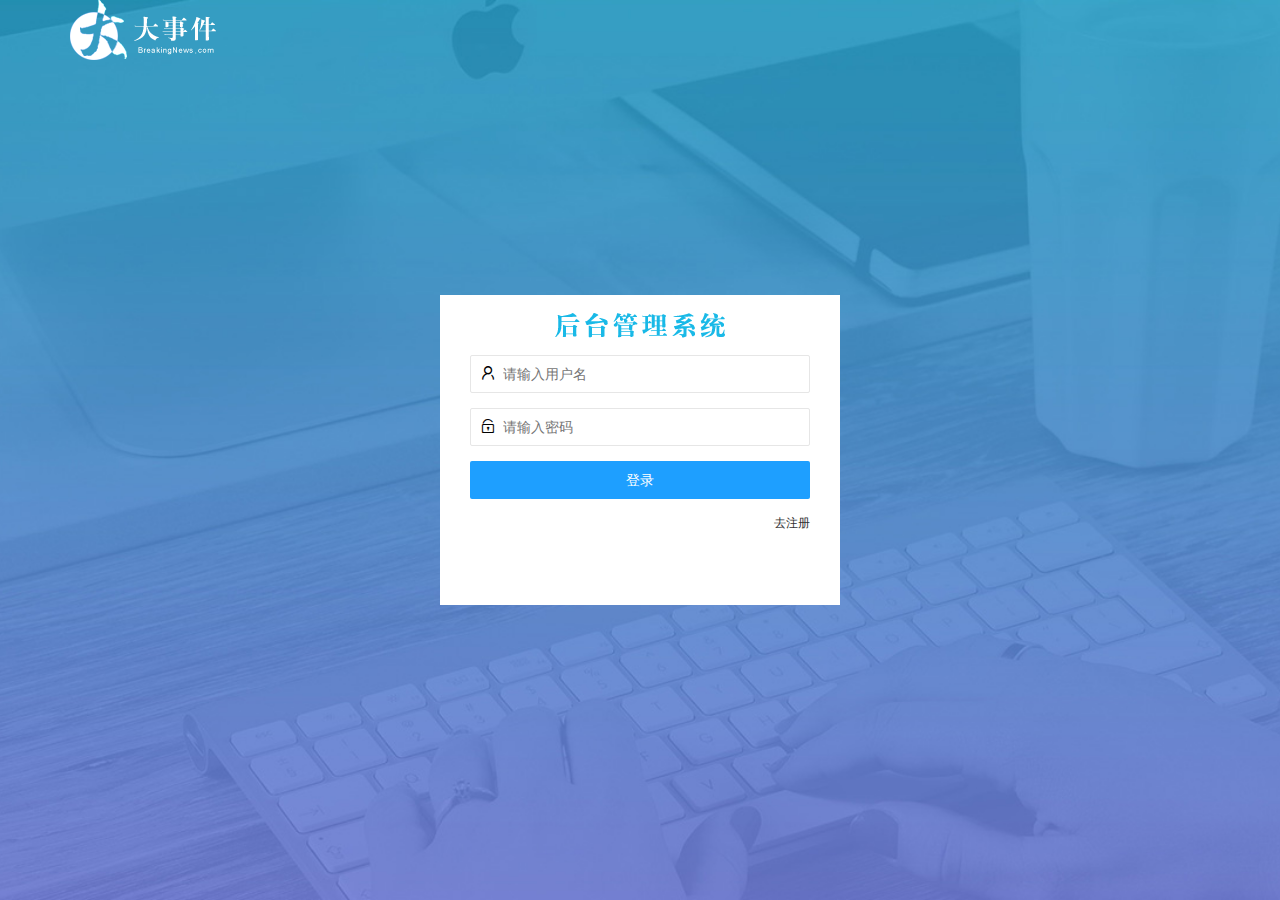
<file: login.html>
<!DOCTYPE html>
<html lang="en">

<head>
    <meta charset="UTF-8">
    <meta http-equiv="X-UA-Compatible" content="IE=edge">
    <meta name="viewport" content="width=device-width, initial-scale=1.0">
    <title>大事件-登录/注册</title>
    <!-- 引入 layui 插件 -->
    <link rel="stylesheet" href="/assets/lib/layui/css/layui.css">
    <!-- 引入 login css -->
    <link rel="stylesheet" href="/assets/css/login.css">
    <!-- 引入 layui js -->
    <script src="/assets/lib/layui/layui.all.js"></script>
    <!-- 引入 jq 插件 -->
    <script src="/assets/lib/jquery.js"></script>
    <!-- 引入baseAPI js -->
    <script src="/assets/js/baseAPI.js"></script>
    <!-- 引入 login 页面 js -->
    <script src="/assets/js/login.js"></script>
</head>

<body>
    <!-- 头部logo区域 -->
    <div class="layui-main">
        <img src="/assets/images/logo.png">
    </div>
    <!-- 登录注册区域 -->
    <div class="loginAndRegBox">
        <!-- 登陆注册区域头部 -->
        <div class="title-box"></div>
        <!-- 登录的div -->
        <div class="login-box">
            <!-- 登录的表单 -->
            <form class="layui-form" id="form_login">
                <!-- 用户名 -->
                <div class="layui-form-item">
                    <i class="layui-icon layui-icon-username"></i>
                    <input type="text" name="username" lay-verify="required" placeholder="请输入用户名" autocomplete="off" class="layui-input" />
                </div>
                <!-- 密码 -->
                <div class="layui-form-item">
                    <i class="layui-icon layui-icon-password"></i>
                    <input type="password" name="password" lay-verify="required|pwd" placeholder="请输入密码" class="layui-input">
                </div>
                <!-- 登录按钮 -->
                <div class="layui-form-item">
                    <!-- 表单提交和普通按钮区别  就是 lay-submit属性 -->
                    <button class="layui-btn layui-btn-fluid layui-btn-normal" lay-submit>登录</button>
                </div>
                <!-- 去注册的链接 -->
                <div class="layui-form-item links">
                    <a href="javascript:;" id="link_reg">去注册</a>
                </div>
            </form>
        </div>
        <!-- 注册的div -->
        <div class="reg-box">
            <!-- 注册的表单 -->
            <form class="layui-form" id="form_reg">
                <!-- 用户名 -->
                <div class="layui-form-item">
                    <i class="layui-icon layui-icon-username"></i>
                    <input type="text" name="username" lay-verify="required" placeholder="请输入用户名" autocomplete="off" class="layui-input">
                </div>
                <!-- 密码 -->
                <div class="layui-form-item">
                    <i class="layui-icon layui-icon-password"></i>
                    <input type="password" name="password" lay-verify="required|pwd" placeholder="请输入密码" autocomplete="off" class="layui-input">
                </div>
                <!-- 确认密码 -->
                <div class="layui-form-item">
                    <i class="layui-icon layui-icon-password"></i>
                    <input type="password" name="repassword" lay-verify="required|pwd|repwd" placeholder="再次确认密码" autocomplete="off" class="layui-input">
                </div>
                <!-- 注册按钮 -->
                <div class="layui-form-item">
                    <!-- 表单提交和普通按钮区别  就是 lay-submit属性 -->
                    <button class="layui-btn layui-btn-fluid layui-btn-normal" lay-submit>注册</button>
                </div>
                <!-- 去登录的链接 -->
                <div class="layui-form-item links">
                    <a href="javascript:;" id='link_login'>去登录</a>
                </div>
            </form>
        </div>
    </div>


</body>

</html>
</file>
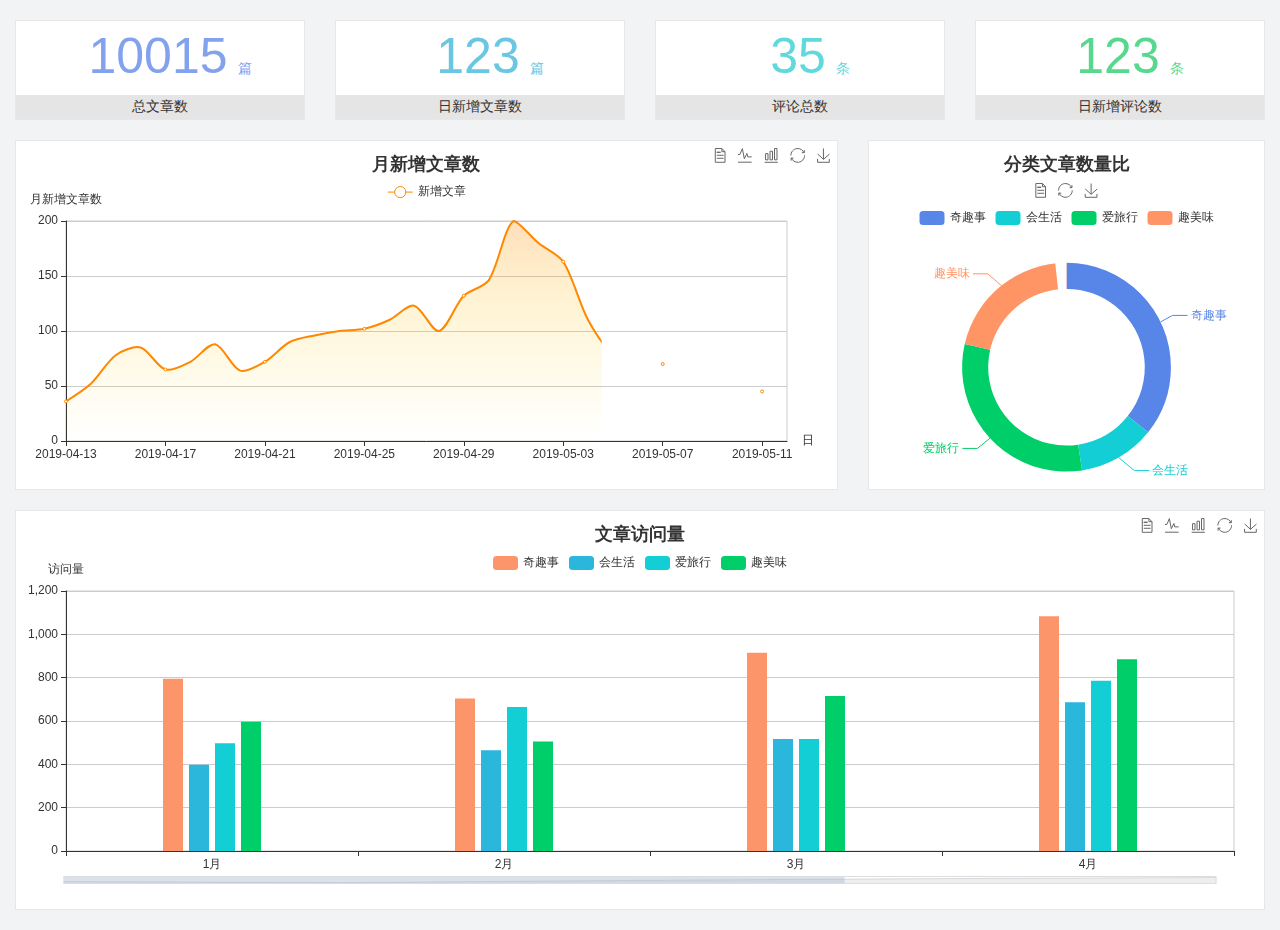
<file: home/dashboard.html>
<!DOCTYPE html>
<html lang="en">

<head>
  <meta charset="UTF-8">
  <meta name="viewport" content="width=device-width, initial-scale=1.0">
  <meta http-equiv="X-UA-Compatible" content="ie=edge">
  <title>图表统计</title>
  <link rel="stylesheet" href="../../assets/lib/bootstrap.css" />
  <link rel="stylesheet" href="../../assets/lib/main.css" />
  <script src="../../assets/lib/jquery.js"></script>
  <script type="text/javascript" src="../../assets/lib/echarts.min.js"></script>
</head>

<body>
  <div class="container-fluid">
    <div class="row spannel_list">
      <div class="col-sm-3 col-xs-6">
        <div class="spannel">
          <em>10015</em><span>篇</span>
          <b>总文章数</b>
        </div>
      </div>
      <div class="col-sm-3 col-xs-6">
        <div class="spannel scolor01">
          <em>123</em><span>篇</span>
          <b>日新增文章数</b>
        </div>
      </div>
      <div class="col-sm-3 col-xs-6">
        <div class="spannel scolor02">
          <em>35</em><span>条</span>
          <b>评论总数</b>
        </div>
      </div>
      <div class="col-sm-3 col-xs-6">
        <div class="spannel scolor03">
          <em>123</em><span>条</span>
          <b>日新增评论数</b>
        </div>
      </div>
    </div>
  </div>

  <div class="container-fluid">
    <div class="row curve-pie">
      <div class="col-lg-8 col-md-8">
        <div class="gragh_pannel" id="curve_show"></div>
      </div>
      <div class="col-lg-4 col-md-4">
        <div class="gragh_pannel" id="pie_show"></div>
      </div>
    </div>
  </div>

  <div class="container-fluid">
    <div class="column_pannel" id="column_show"></div>
  </div>

  <script>
    var oChart = echarts.init(document.getElementById('curve_show'));
    var aList_all = [
      { 'count': 36, 'date': '2019-04-13' },
      { 'count': 52, 'date': '2019-04-14' },
      { 'count': 78, 'date': '2019-04-15' },
      { 'count': 85, 'date': '2019-04-16' },
      { 'count': 65, 'date': '2019-04-17' },
      { 'count': 72, 'date': '2019-04-18' },
      { 'count': 88, 'date': '2019-04-19' },
      { 'count': 64, 'date': '2019-04-20' },
      { 'count': 72, 'date': '2019-04-21' },
      { 'count': 90, 'date': '2019-04-22' },
      { 'count': 96, 'date': '2019-04-23' },
      { 'count': 100, 'date': '2019-04-24' },
      { 'count': 102, 'date': '2019-04-25' },
      { 'count': 110, 'date': '2019-04-26' },
      { 'count': 123, 'date': '2019-04-27' },
      { 'count': 100, 'date': '2019-04-28' },
      { 'count': 132, 'date': '2019-04-29' },
      { 'count': 146, 'date': '2019-04-30' },
      { 'count': 200, 'date': '2019-05-01' },
      { 'count': 180, 'date': '2019-05-02' },
      { 'count': 163, 'date': '2019-05-03' },
      { 'count': 110, 'date': '2019-05-04' },
      { 'count': 80, 'date': '2019-05-05' },
      { 'count': 82, 'date': '2019-05-06' },
      { 'count': 70, 'date': '2019-05-07' },
      { 'count': 65, 'date': '2019-05-08' },
      { 'count': 54, 'date': '2019-05-09' },
      { 'count': 40, 'date': '2019-05-10' },
      { 'count': 45, 'date': '2019-05-11' },
      { 'count': 38, 'date': '2019-05-12' },
    ];

    let aCount = [];
    let aDate = [];

    for (var i = 0; i < aList_all.length; i++) {
      aCount.push(aList_all[i].count);
      aDate.push(aList_all[i].date);
    }

    var chartopt = {
      title: {
        text: '月新增文章数',
        left: 'center',
        top: '10'
      },
      tooltip: {
        trigger: 'axis'
      },
      legend: {
        data: ['新增文章'],
        top: '40'
      },
      toolbox: {
        show: true,
        feature: {
          mark: { show: true },
          dataView: { show: true, readOnly: false },
          magicType: { show: true, type: ['line', 'bar'] },
          restore: { show: true },
          saveAsImage: { show: true }
        }
      },
      calculable: true,
      xAxis: [
        {
          name: '日',
          type: 'category',
          boundaryGap: false,
          data: aDate
        }
      ],
      yAxis: [
        {
          name: '月新增文章数',
          type: 'value'
        }
      ],
      series: [
        {
          name: '新增文章',
          type: 'line',
          smooth: true,
          itemStyle: { normal: { areaStyle: { type: 'default' }, color: '#f80' }, lineStyle: { color: '#f80' } },
          data: aCount
        }],
      areaStyle: {
        normal: {
          color: new echarts.graphic.LinearGradient(0, 0, 0, 1, [{
            offset: 0,
            color: 'rgba(255,136,0,0.39)'
          }, {
            offset: .34,
            color: 'rgba(255,180,0,0.25)'
          }, {
            offset: 1,
            color: 'rgba(255,222,0,0.00)'
          }])

        }
      },
      grid: {
        show: true,
        x: 50,
        x2: 50,
        y: 80,
        height: 220
      }
    };

    oChart.setOption(chartopt);


    var oPie = echarts.init(document.getElementById('pie_show'));
    var oPieopt =
    {
      title: {
        top: 10,
        text: '分类文章数量比',
        x: 'center'
      },
      tooltip: {
        trigger: 'item',
        formatter: "{a} <br/>{b} : {c} ({d}%)"
      },
      color: ['#5885e8', '#13cfd5', '#00ce68', '#ff9565'],
      legend: {
        x: 'center',
        top: 65,
        data: ['奇趣事', '会生活', '爱旅行', '趣美味']
      },
      toolbox: {
        show: true,
        x: 'center',
        top: 35,
        feature: {
          mark: { show: true },
          dataView: { show: true, readOnly: false },
          magicType: {
            show: true,
            type: ['pie', 'funnel'],
            option: {
              funnel: {
                x: '25%',
                width: '50%',
                funnelAlign: 'left',
                max: 1548
              }
            }
          },
          restore: { show: true },
          saveAsImage: { show: true }
        }
      },
      calculable: true,
      series: [
        {
          name: '访问来源',
          type: 'pie',
          radius: ['45%', '60%'],
          center: ['50%', '65%'],
          data: [
            { value: 300, name: '奇趣事' },
            { value: 100, name: '会生活' },
            { value: 260, name: '爱旅行' },
            { value: 180, name: '趣美味' }
          ]
        }
      ]
    };
    oPie.setOption(oPieopt);



    var oColumn = this.echarts.init(document.getElementById('column_show'));
    var oColumnopt =
    {
      title: {
        text: '文章访问量',
        left: 'center',
        top: '10'
      },
      tooltip: {
        trigger: 'axis'
      },
      legend: {
        data: ['奇趣事', '会生活', '爱旅行', '趣美味'],
        top: '40'
      },
      toolbox: {
        show: true,
        feature: {
          mark: { show: true },
          dataView: { show: true, readOnly: false },
          magicType: { show: true, type: ['line', 'bar'] },
          restore: { show: true },
          saveAsImage: { show: true }
        }
      },
      calculable: true,
      xAxis: [
        {
          type: 'category',
          data: ['1月', '2月', '3月', '4月', '5月']
        }
      ],
      yAxis: [
        {
          name: '访问量',
          type: 'value'
        }
      ],
      series: [
        {
          name: '奇趣事',
          type: 'bar',
          barWidth: 20,
          itemStyle: {
            normal: { areaStyle: { type: 'default' }, color: '#fd956a' }
          },
          data: [800, 708, 920, 1090, 1200]
        },
        {
          name: '会生活',
          type: 'bar',
          barWidth: 20,
          itemStyle: {
            normal: { areaStyle: { type: 'default' }, color: '#2bb6db' }
          },
          data: [400, 468, 520, 690, 800]
        },
        {
          name: '爱旅行',
          type: 'bar',
          barWidth: 20,
          itemStyle: {
            normal: { areaStyle: { type: 'default' }, color: '#13cfd5' }
          },
          data: [500, 668, 520, 790, 900]
        },
        {
          name: '趣美味',
          type: 'bar',
          barWidth: 20,
          itemStyle: {
            normal: { areaStyle: { type: 'default' }, color: '#00ce68' }
          },
          data: [600, 508, 720, 890, 1000]
        }
      ],
      grid: {
        show: true,
        x: 50,
        x2: 30,
        y: 80,
        height: 260
      },
      dataZoom: [//给x轴设置滚动条
        {
          start: 0,//默认为0
          end: 100 - 1000 / 31,//默认为100
          type: 'slider',
          show: true,
          xAxisIndex: [0],
          handleSize: 0,//滑动条的 左右2个滑动条的大小
          height: 8,//组件高度
          left: 45, //左边的距离
          right: 50,//右边的距离
          bottom: 26,//右边的距离
          handleColor: '#ddd',//h滑动图标的颜色
          handleStyle: {
            borderColor: "#cacaca",
            borderWidth: "1",
            shadowBlur: 2,
            background: "#ddd",
            shadowColor: "#ddd",
          }
        }]
    };
    oColumn.setOption(oColumnopt);
  </script>
</body>

</html>
</file>
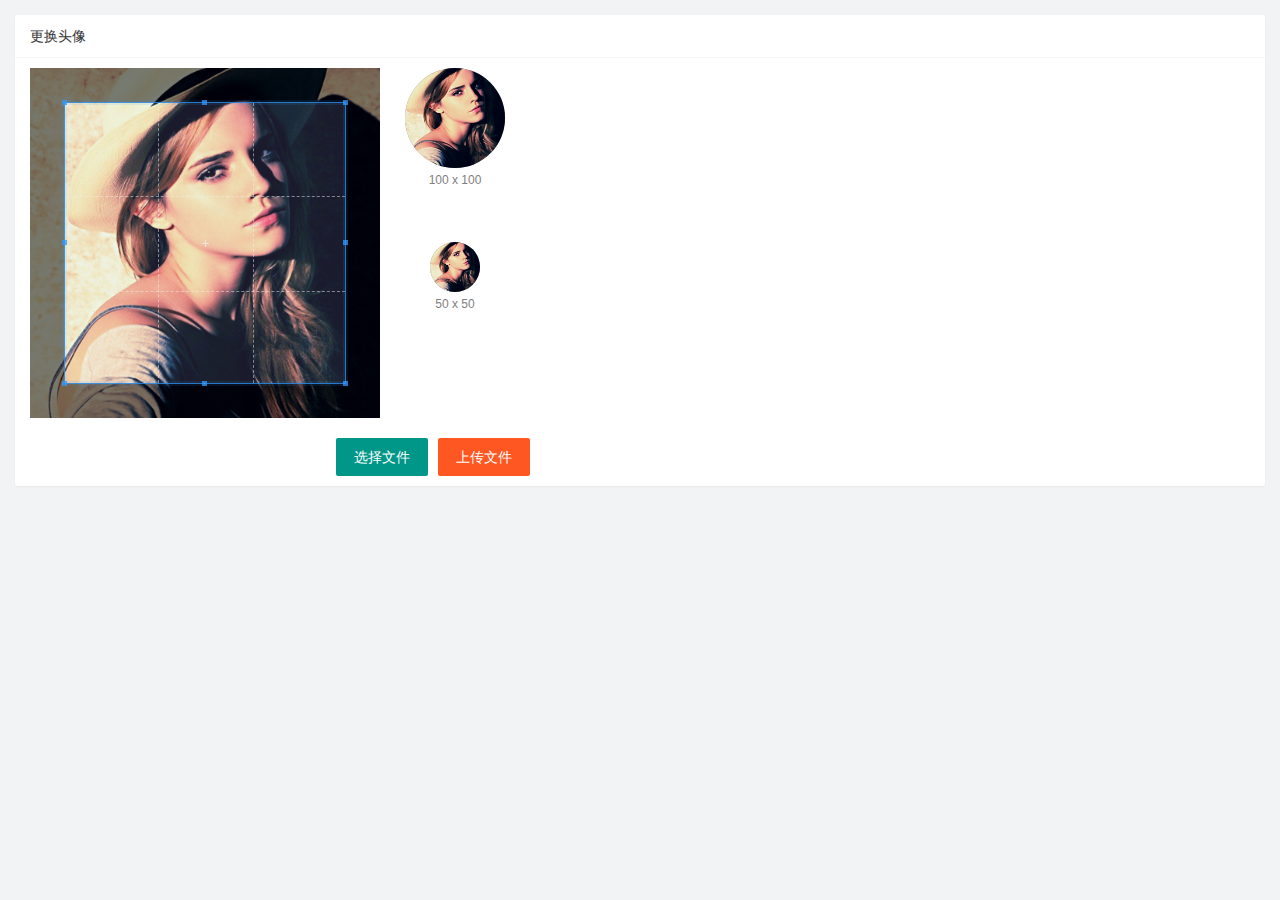
<file: user/user_avatar.html>
<!DOCTYPE html>
<html lang="en">

<head>
    <meta charset="UTF-8">
    <meta http-equiv="X-UA-Compatible" content="IE=edge">
    <meta name="viewport" content="width=device-width, initial-scale=1.0">
    <title>更换头像</title>
    <!-- 引入 layui css -->
    <link rel="stylesheet" href="/assets/lib/layui/css/layui.css">
    <!-- 引入 cropper css -->
    <link rel="stylesheet" href="/assets/lib/cropper/cropper.css">
    <!-- 引入 user_avatar 页面css -->
    <link rel="stylesheet" href="/assets/css/user/user_avatar.css">
</head>

<body>
    <div class="layui-card">
        <div class="layui-card-header">更换头像</div>
        <div class="layui-card-body">
            <!-- 通过 accept 属性，可以指定，允许用户选择什么类型的文件 -->
            <input type="file" id="file" accept="image/png,image/jpeg" />
            <!-- 第一行的图片裁剪和预览区域 -->
            <div class="row1">
                <!-- 图片裁剪区域 -->
                <div class="cropper-box">
                    <!-- 这个 img 标签很重要，将来会把它初始化为裁剪区域 -->
                    <img id="image" src="/assets/images/sample.jpg" />
                </div>
                <!-- 图片的预览区域 -->
                <div class="preview-box">
                    <div>
                        <!-- 宽高为 100px 的预览区域 -->
                        <div class="img-preview w100"></div>
                        <p class="size">100 x 100</p>
                    </div>
                    <div>
                        <!-- 宽高为 50px 的预览区域 -->
                        <div class="img-preview w50"></div>
                        <p class="size">50 x 50</p>
                    </div>
                </div>
            </div>

            <!-- 第二行的按钮区域 -->
            <div class="row2">
                <button type="button" class="layui-btn" id="btnChooseImg">选择文件</button>
                <button type="button" class="layui-btn layui-btn-danger" id="btnUpload">上传文件</button>
            </div>
        </div>
    </div>

</body>

</html>
<!-- 引入 layui js -->
<script src="/assets/lib/layui/layui.all.js"></script>
<!-- 引入 jQuery js -->
<script src="/assets/lib/jquery.js"></script>
<!-- 引入 baseAPI js -->
<script src="/assets/js/baseAPI.js"></script>
<!-- 引入 cropper js -->
<script src="/assets/lib/cropper/Cropper.js"></script>
<!-- 引入 jq-cropper js -->
<script src="/assets/lib/cropper/jquery-cropper.js"></script>
<!-- 引入 user_avatar 页面js -->
<script src="/assets/js/user/user_avatar.js"></script>
</file>
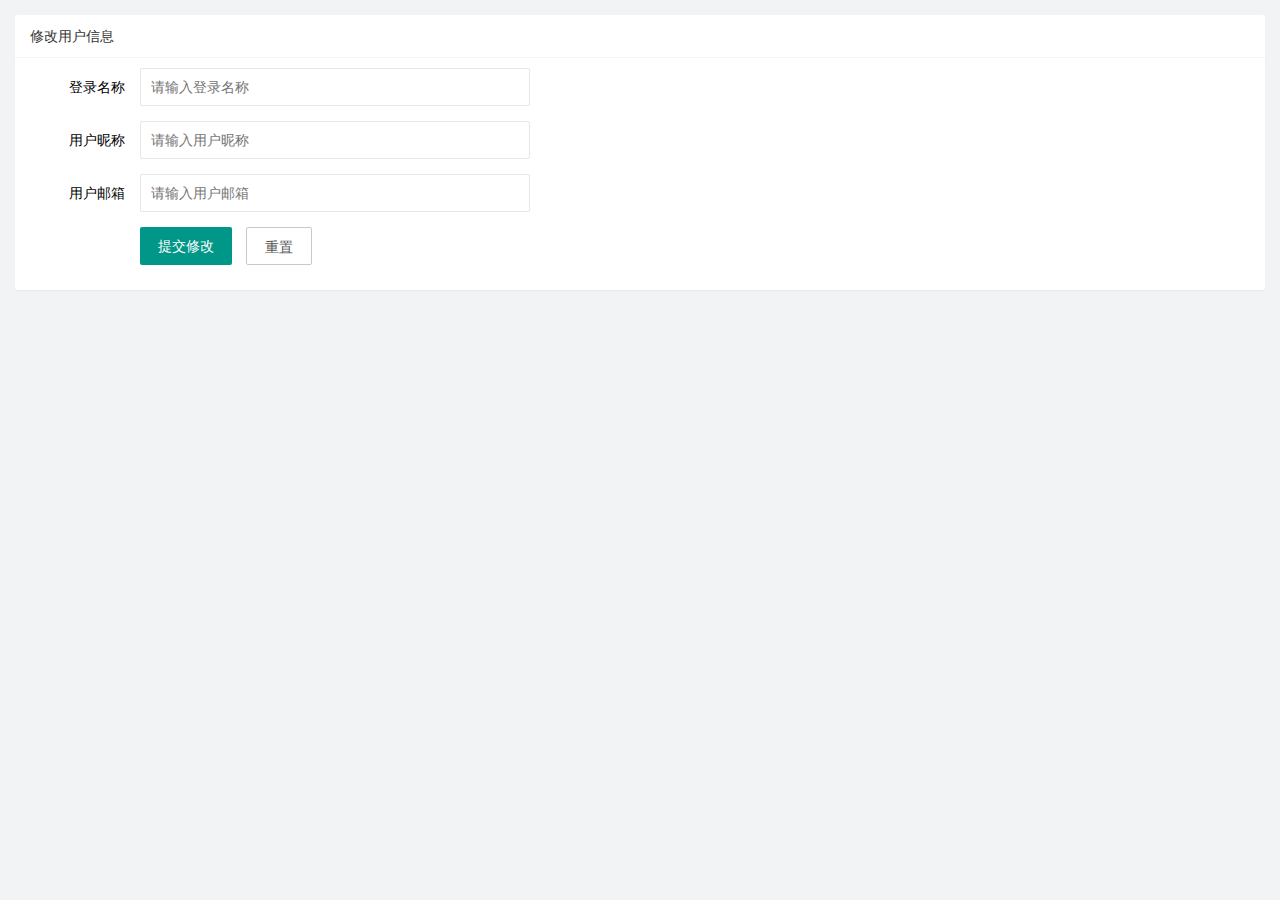
<file: user/user_info.html>
<!DOCTYPE html>
<html lang="en">

<head>
    <meta charset="UTF-8">
    <meta http-equiv="X-UA-Compatible" content="IE=edge">
    <meta name="viewport" content="width=device-width, initial-scale=1.0">
    <title>基本资料</title>
    <!-- 引入 layui css -->
    <link rel="stylesheet" href="/assets/lib/layui/css/layui.css">
    <!-- 引入 user_info 页面css -->
    <link rel="stylesheet" href="/assets/css/user/user_info.css">
</head>

<body>
    <!-- 卡片面板区域 -->
    <div class="layui-card">
        <div class="layui-card-header">修改用户信息</div>
        <div class="layui-card-body">
            <!-- form 表单区域 -->
            <form class="layui-form" lay-filter='formUserInfo'>
                <!-- 表单隐藏域  存储得到的ID-->
                <input type="hidden" name="id" value="">
                <!-- 登录名称 -->
                <div class="layui-form-item">
                    <label class="layui-form-label">登录名称</label>
                    <div class="layui-input-block">
                        <!-- readonly 只读 不能修改值 -->
                        <input type="text" name="username" readonly required lay-verify="required" placeholder="请输入登录名称" autocomplete="off" class="layui-input">
                    </div>
                </div>
                <!-- 用户昵称 -->
                <div class="layui-form-item">
                    <label class="layui-form-label">用户昵称</label>
                    <div class="layui-input-block">
                        <input type="text" name="nickname" required lay-verify="required|nickname" placeholder="请输入用户昵称" autocomplete="off" class="layui-input">
                    </div>
                </div>
                <!-- 用户邮箱 -->
                <div class="layui-form-item">
                    <label class="layui-form-label">用户邮箱</label>
                    <div class="layui-input-block">
                        <input type="text" name="email" required lay-verify="required" placeholder="请输入用户邮箱" autocomplete="off" class="layui-input">
                    </div>
                </div>
                <!-- 提交 / 重置 -->
                <div class="layui-form-item">
                    <div class="layui-input-block">
                        <button class="layui-btn" lay-submit lay-filter="formDemo">提交修改</button>
                        <button type="reset" class="layui-btn layui-btn-primary" id="btnReset">重置</button>
                    </div>
                </div>
            </form>
        </div>
    </div>
</body>

</html>
<!-- 引入 layui js -->
<script src="/assets/lib/layui/layui.all.js"></script>
<!-- 引入 jQuery js -->
<script src="/assets/lib/jquery.js"></script>
<!-- 引入 baseAPI js -->
<script src="/assets/js/baseAPI.js"></script>
<!-- 引入 user_info 页面js -->
<script src="/assets/js/user/user_info.js"></script>
</file>
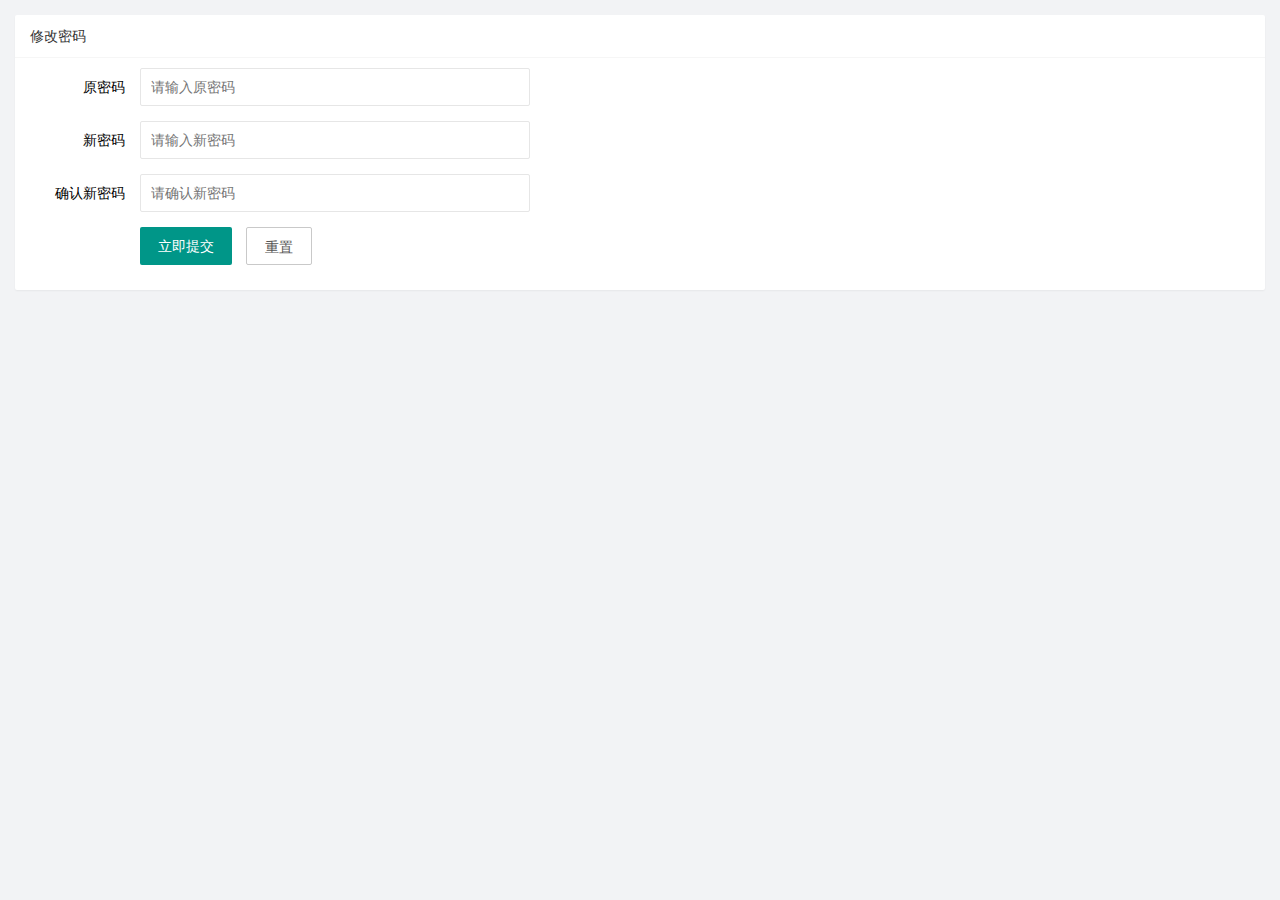
<file: user/user_pwd.html>
<!DOCTYPE html>
<html lang="en">

<head>
    <meta charset="UTF-8">
    <meta http-equiv="X-UA-Compatible" content="IE=edge">
    <meta name="viewport" content="width=device-width, initial-scale=1.0">
    <title>重置密码</title>
    <!-- 引入 layui css -->
    <link rel="stylesheet" href="/assets/lib/layui/css/layui.css">
    <!-- 引入 user_pwd 页面css -->
    <link rel="stylesheet" href="/assets/css/user/user_pwd.css">
</head>

<body>
    <!-- 卡片面板区域 -->
    <div class="layui-card">
        <div class="layui-card-header">修改密码</div>
        <div class="layui-card-body">
            <!-- form 表单区域 -->
            <form class="layui-form" lay-filter='formUserInfo'>
                <!-- 原密码 -->
                <div class="layui-form-item">
                    <label class="layui-form-label">原密码</label>
                    <div class="layui-input-block">
                        <input type="text" name="oldPwd" required lay-verify="required|pwd" placeholder="请输入原密码" autocomplete="off" class="layui-input">
                    </div>
                </div>
                <!-- 新密码 -->
                <div class="layui-form-item">
                    <label class="layui-form-label">新密码</label>
                    <div class="layui-input-block">
                        <input type="text" name="newPwd" required lay-verify="required|pwd|samePwd" placeholder="请输入新密码" autocomplete="off" class="layui-input">
                    </div>
                </div>
                <!-- 确认新密码 -->
                <div class="layui-form-item">
                    <label class="layui-form-label">确认新密码</label>
                    <div class="layui-input-block">
                        <input type="text" name="rePwd" required lay-verify="required|pwd|rePwd" placeholder="请确认新密码" autocomplete="off" class="layui-input">
                    </div>
                </div>
                <!-- 提交 / 重置 -->
                <div class="layui-form-item">
                    <div class="layui-input-block">
                        <button class="layui-btn" lay-submit lay-filter="formDemo">立即提交</button>
                        <button type="reset" class="layui-btn layui-btn-primary" id="btnReset">重置</button>
                    </div>
                </div>
            </form>
        </div>
    </div>
</body>

</html>
<!-- 引入 layui js -->
<script src="/assets/lib/layui/layui.all.js"></script>
<!-- 引入 jQuery js -->
<script src="/assets/lib/jquery.js"></script>
<!-- 引入 baseAPI js -->
<script src="/assets/js/baseAPI.js"></script>
<!-- 引入 user_pwd 页面js -->
<script src="/assets/js/user/user_pwd.js"></script>
</file>
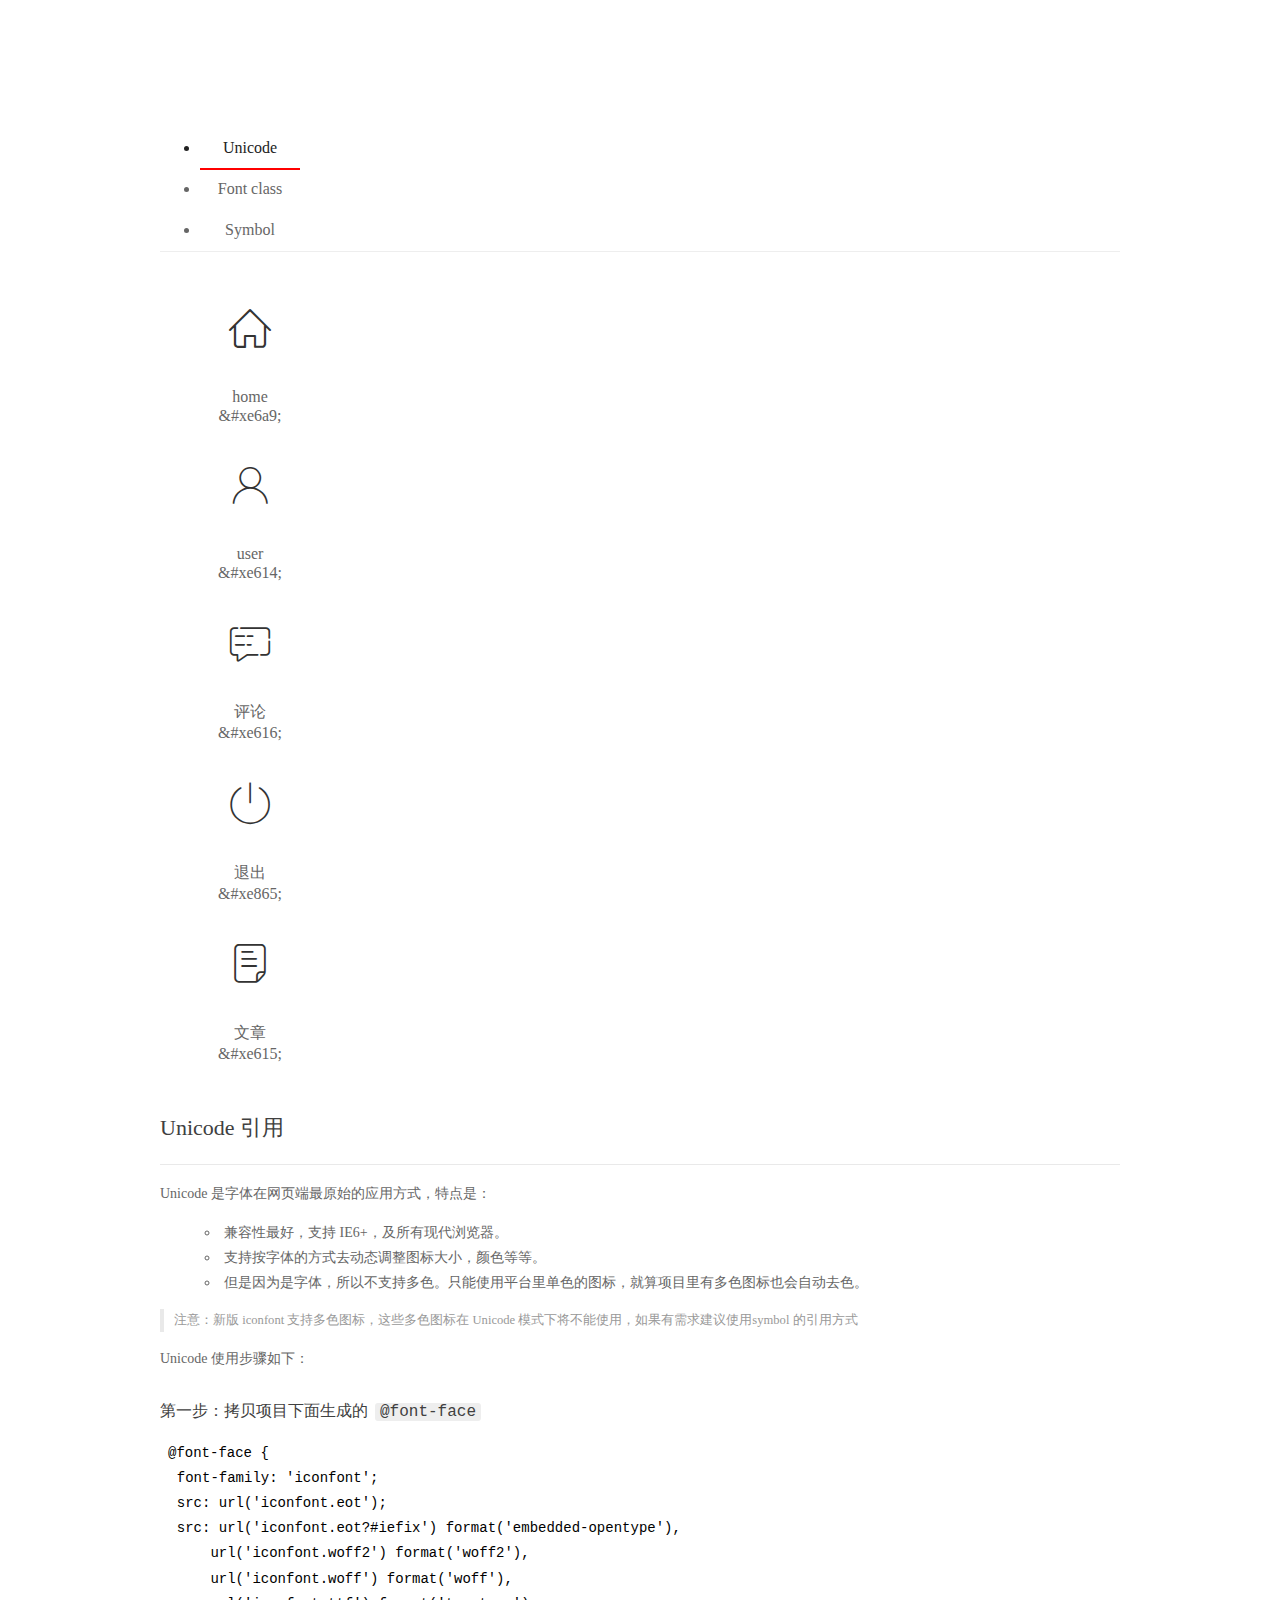
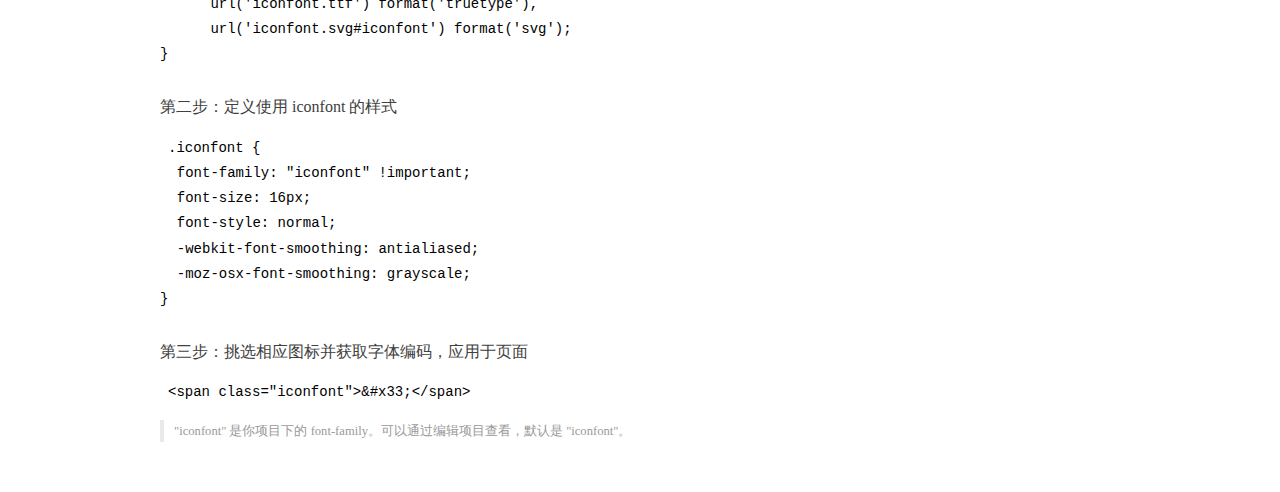
<file: assets/fonts/demo_index.html>
<!DOCTYPE html>
<html>
<head>
  <meta charset="utf-8"/>
  <title>IconFont Demo</title>
  <link rel="shortcut icon" href="https://gtms04.alicdn.com/tps/i4/TB1_oz6GVXXXXaFXpXXJDFnIXXX-64-64.ico" type="image/x-icon"/>
  <link rel="stylesheet" href="https://g.alicdn.com/thx/cube/1.3.2/cube.min.css">
  <link rel="stylesheet" href="demo.css">
  <link rel="stylesheet" href="iconfont.css">
  <script src="iconfont.js"></script>
  <!-- jQuery -->
  <script src="https://a1.alicdn.com/oss/uploads/2018/12/26/7bfddb60-08e8-11e9-9b04-53e73bb6408b.js"></script>
  <!-- 代码高亮 -->
  <script src="https://a1.alicdn.com/oss/uploads/2018/12/26/a3f714d0-08e6-11e9-8a15-ebf944d7534c.js"></script>
</head>
<body>
  <div class="main">
    <h1 class="logo"><a href="https://www.iconfont.cn/" title="iconfont 首页" target="_blank">&#xe86b;</a></h1>
    <div class="nav-tabs">
      <ul id="tabs" class="dib-box">
        <li class="dib active"><span>Unicode</span></li>
        <li class="dib"><span>Font class</span></li>
        <li class="dib"><span>Symbol</span></li>
      </ul>
      
    </div>
    <div class="tab-container">
      <div class="content unicode" style="display: block;">
          <ul class="icon_lists dib-box">
          
            <li class="dib">
              <span class="icon iconfont">&#xe6a9;</span>
                <div class="name">home</div>
                <div class="code-name">&amp;#xe6a9;</div>
              </li>
          
            <li class="dib">
              <span class="icon iconfont">&#xe614;</span>
                <div class="name">user</div>
                <div class="code-name">&amp;#xe614;</div>
              </li>
          
            <li class="dib">
              <span class="icon iconfont">&#xe616;</span>
                <div class="name">评论</div>
                <div class="code-name">&amp;#xe616;</div>
              </li>
          
            <li class="dib">
              <span class="icon iconfont">&#xe865;</span>
                <div class="name">退出</div>
                <div class="code-name">&amp;#xe865;</div>
              </li>
          
            <li class="dib">
              <span class="icon iconfont">&#xe615;</span>
                <div class="name">文章</div>
                <div class="code-name">&amp;#xe615;</div>
              </li>
          
          </ul>
          <div class="article markdown">
          <h2 id="unicode-">Unicode 引用</h2>
          <hr>

          <p>Unicode 是字体在网页端最原始的应用方式，特点是：</p>
          <ul>
            <li>兼容性最好，支持 IE6+，及所有现代浏览器。</li>
            <li>支持按字体的方式去动态调整图标大小，颜色等等。</li>
            <li>但是因为是字体，所以不支持多色。只能使用平台里单色的图标，就算项目里有多色图标也会自动去色。</li>
          </ul>
          <blockquote>
            <p>注意：新版 iconfont 支持多色图标，这些多色图标在 Unicode 模式下将不能使用，如果有需求建议使用symbol 的引用方式</p>
          </blockquote>
          <p>Unicode 使用步骤如下：</p>
          <h3 id="-font-face">第一步：拷贝项目下面生成的 <code>@font-face</code></h3>
<pre><code class="language-css"
>@font-face {
  font-family: 'iconfont';
  src: url('iconfont.eot');
  src: url('iconfont.eot?#iefix') format('embedded-opentype'),
      url('iconfont.woff2') format('woff2'),
      url('iconfont.woff') format('woff'),
      url('iconfont.ttf') format('truetype'),
      url('iconfont.svg#iconfont') format('svg');
}
</code></pre>
          <h3 id="-iconfont-">第二步：定义使用 iconfont 的样式</h3>
<pre><code class="language-css"
>.iconfont {
  font-family: "iconfont" !important;
  font-size: 16px;
  font-style: normal;
  -webkit-font-smoothing: antialiased;
  -moz-osx-font-smoothing: grayscale;
}
</code></pre>
          <h3 id="-">第三步：挑选相应图标并获取字体编码，应用于页面</h3>
<pre>
<code class="language-html"
>&lt;span class="iconfont"&gt;&amp;#x33;&lt;/span&gt;
</code></pre>
          <blockquote>
            <p>"iconfont" 是你项目下的 font-family。可以通过编辑项目查看，默认是 "iconfont"。</p>
          </blockquote>
          </div>
      </div>
      <div class="content font-class">
        <ul class="icon_lists dib-box">
          
          <li class="dib">
            <span class="icon iconfont icon-home"></span>
            <div class="name">
              home
            </div>
            <div class="code-name">.icon-home
            </div>
          </li>
          
          <li class="dib">
            <span class="icon iconfont icon-user"></span>
            <div class="name">
              user
            </div>
            <div class="code-name">.icon-user
            </div>
          </li>
          
          <li class="dib">
            <span class="icon iconfont icon-pinglun"></span>
            <div class="name">
              评论
            </div>
            <div class="code-name">.icon-pinglun
            </div>
          </li>
          
          <li class="dib">
            <span class="icon iconfont icon-tuichu"></span>
            <div class="name">
              退出
            </div>
            <div class="code-name">.icon-tuichu
            </div>
          </li>
          
          <li class="dib">
            <span class="icon iconfont icon-16"></span>
            <div class="name">
              文章
            </div>
            <div class="code-name">.icon-16
            </div>
          </li>
          
        </ul>
        <div class="article markdown">
        <h2 id="font-class-">font-class 引用</h2>
        <hr>

        <p>font-class 是 Unicode 使用方式的一种变种，主要是解决 Unicode 书写不直观，语意不明确的问题。</p>
        <p>与 Unicode 使用方式相比，具有如下特点：</p>
        <ul>
          <li>兼容性良好，支持 IE8+，及所有现代浏览器。</li>
          <li>相比于 Unicode 语意明确，书写更直观。可以很容易分辨这个 icon 是什么。</li>
          <li>因为使用 class 来定义图标，所以当要替换图标时，只需要修改 class 里面的 Unicode 引用。</li>
          <li>不过因为本质上还是使用的字体，所以多色图标还是不支持的。</li>
        </ul>
        <p>使用步骤如下：</p>
        <h3 id="-fontclass-">第一步：引入项目下面生成的 fontclass 代码：</h3>
<pre><code class="language-html">&lt;link rel="stylesheet" href="./iconfont.css"&gt;
</code></pre>
        <h3 id="-">第二步：挑选相应图标并获取类名，应用于页面：</h3>
<pre><code class="language-html">&lt;span class="iconfont icon-xxx"&gt;&lt;/span&gt;
</code></pre>
        <blockquote>
          <p>"
            iconfont" 是你项目下的 font-family。可以通过编辑项目查看，默认是 "iconfont"。</p>
        </blockquote>
      </div>
      </div>
      <div class="content symbol">
          <ul class="icon_lists dib-box">
          
            <li class="dib">
                <svg class="icon svg-icon" aria-hidden="true">
                  <use xlink:href="#icon-home"></use>
                </svg>
                <div class="name">home</div>
                <div class="code-name">#icon-home</div>
            </li>
          
            <li class="dib">
                <svg class="icon svg-icon" aria-hidden="true">
                  <use xlink:href="#icon-user"></use>
                </svg>
                <div class="name">user</div>
                <div class="code-name">#icon-user</div>
            </li>
          
            <li class="dib">
                <svg class="icon svg-icon" aria-hidden="true">
                  <use xlink:href="#icon-pinglun"></use>
                </svg>
                <div class="name">评论</div>
                <div class="code-name">#icon-pinglun</div>
            </li>
          
            <li class="dib">
                <svg class="icon svg-icon" aria-hidden="true">
                  <use xlink:href="#icon-tuichu"></use>
                </svg>
                <div class="name">退出</div>
                <div class="code-name">#icon-tuichu</div>
            </li>
          
            <li class="dib">
                <svg class="icon svg-icon" aria-hidden="true">
                  <use xlink:href="#icon-16"></use>
                </svg>
                <div class="name">文章</div>
                <div class="code-name">#icon-16</div>
            </li>
          
          </ul>
          <div class="article markdown">
          <h2 id="symbol-">Symbol 引用</h2>
          <hr>

          <p>这是一种全新的使用方式，应该说这才是未来的主流，也是平台目前推荐的用法。相关介绍可以参考这篇<a href="">文章</a>
            这种用法其实是做了一个 SVG 的集合，与另外两种相比具有如下特点：</p>
          <ul>
            <li>支持多色图标了，不再受单色限制。</li>
            <li>通过一些技巧，支持像字体那样，通过 <code>font-size</code>, <code>color</code> 来调整样式。</li>
            <li>兼容性较差，支持 IE9+，及现代浏览器。</li>
            <li>浏览器渲染 SVG 的性能一般，还不如 png。</li>
          </ul>
          <p>使用步骤如下：</p>
          <h3 id="-symbol-">第一步：引入项目下面生成的 symbol 代码：</h3>
<pre><code class="language-html">&lt;script src="./iconfont.js"&gt;&lt;/script&gt;
</code></pre>
          <h3 id="-css-">第二步：加入通用 CSS 代码（引入一次就行）：</h3>
<pre><code class="language-html">&lt;style&gt;
.icon {
  width: 1em;
  height: 1em;
  vertical-align: -0.15em;
  fill: currentColor;
  overflow: hidden;
}
&lt;/style&gt;
</code></pre>
          <h3 id="-">第三步：挑选相应图标并获取类名，应用于页面：</h3>
<pre><code class="language-html">&lt;svg class="icon" aria-hidden="true"&gt;
  &lt;use xlink:href="#icon-xxx"&gt;&lt;/use&gt;
&lt;/svg&gt;
</code></pre>
          </div>
      </div>

    </div>
  </div>
  <script>
  $(document).ready(function () {
      $('.tab-container .content:first').show()

      $('#tabs li').click(function (e) {
        var tabContent = $('.tab-container .content')
        var index = $(this).index()

        if ($(this).hasClass('active')) {
          return
        } else {
          $('#tabs li').removeClass('active')
          $(this).addClass('active')

          tabContent.hide().eq(index).fadeIn()
        }
      })
    })
  </script>
</body>
</html>
</file>
<file: assets/lib/layui/css/layui.css>
/** layui-v2.5.5 MIT License By https://www.layui.com */
 .layui-inline,img{display:inline-block;vertical-align:middle}h1,h2,h3,h4,h5,h6{font-weight:400}.layui-edge,.layui-header,.layui-inline,.layui-main{position:relative}.layui-body,.layui-edge,.layui-elip{overflow:hidden}.layui-btn,.layui-edge,.layui-inline,img{vertical-align:middle}.layui-btn,.layui-disabled,.layui-icon,.layui-unselect{-moz-user-select:none;-webkit-user-select:none;-ms-user-select:none}.layui-elip,.layui-form-checkbox span,.layui-form-pane .layui-form-label{text-overflow:ellipsis;white-space:nowrap}.layui-breadcrumb,.layui-tree-btnGroup{visibility:hidden}blockquote,body,button,dd,div,dl,dt,form,h1,h2,h3,h4,h5,h6,input,li,ol,p,pre,td,textarea,th,ul{margin:0;padding:0;-webkit-tap-highlight-color:rgba(0,0,0,0)}a:active,a:hover{outline:0}img{border:none}li{list-style:none}table{border-collapse:collapse;border-spacing:0}h4,h5,h6{font-size:100%}button,input,optgroup,option,select,textarea{font-family:inherit;font-size:inherit;font-style:inherit;font-weight:inherit;outline:0}pre{white-space:pre-wrap;white-space:-moz-pre-wrap;white-space:-pre-wrap;white-space:-o-pre-wrap;word-wrap:break-word}body{line-height:24px;font:14px Helvetica Neue,Helvetica,PingFang SC,Tahoma,Arial,sans-serif}hr{height:1px;margin:10px 0;border:0;clear:both}a{color:#333;text-decoration:none}a:hover{color:#777}a cite{font-style:normal;*cursor:pointer}.layui-border-box,.layui-border-box *{box-sizing:border-box}.layui-box,.layui-box *{box-sizing:content-box}.layui-clear{clear:both;*zoom:1}.layui-clear:after{content:'\20';clear:both;*zoom:1;display:block;height:0}.layui-inline{*display:inline;*zoom:1}.layui-edge{display:inline-block;width:0;height:0;border-width:6px;border-style:dashed;border-color:transparent}.layui-edge-top{top:-4px;border-bottom-color:#999;border-bottom-style:solid}.layui-edge-right{border-left-color:#999;border-left-style:solid}.layui-edge-bottom{top:2px;border-top-color:#999;border-top-style:solid}.layui-edge-left{border-right-color:#999;border-right-style:solid}.layui-disabled,.layui-disabled:hover{color:#d2d2d2!important;cursor:not-allowed!important}.layui-circle{border-radius:100%}.layui-show{display:block!important}.layui-hide{display:none!important}@font-face{font-family:layui-icon;src:url(../font/iconfont.eot?v=250);src:url(../font/iconfont.eot?v=250#iefix) format('embedded-opentype'),url(../font/iconfont.woff2?v=250) format('woff2'),url(../font/iconfont.woff?v=250) format('woff'),url(../font/iconfont.ttf?v=250) format('truetype'),url(../font/iconfont.svg?v=250#layui-icon) format('svg')}.layui-icon{font-family:layui-icon!important;font-size:16px;font-style:normal;-webkit-font-smoothing:antialiased;-moz-osx-font-smoothing:grayscale}.layui-icon-reply-fill:before{content:"\e611"}.layui-icon-set-fill:before{content:"\e614"}.layui-icon-menu-fill:before{content:"\e60f"}.layui-icon-search:before{content:"\e615"}.layui-icon-share:before{content:"\e641"}.layui-icon-set-sm:before{content:"\e620"}.layui-icon-engine:before{content:"\e628"}.layui-icon-close:before{content:"\1006"}.layui-icon-close-fill:before{content:"\1007"}.layui-icon-chart-screen:before{content:"\e629"}.layui-icon-star:before{content:"\e600"}.layui-icon-circle-dot:before{content:"\e617"}.layui-icon-chat:before{content:"\e606"}.layui-icon-release:before{content:"\e609"}.layui-icon-list:before{content:"\e60a"}.layui-icon-chart:before{content:"\e62c"}.layui-icon-ok-circle:before{content:"\1005"}.layui-icon-layim-theme:before{content:"\e61b"}.layui-icon-table:before{content:"\e62d"}.layui-icon-right:before{content:"\e602"}.layui-icon-left:before{content:"\e603"}.layui-icon-cart-simple:before{content:"\e698"}.layui-icon-face-cry:before{content:"\e69c"}.layui-icon-face-smile:before{content:"\e6af"}.layui-icon-survey:before{content:"\e6b2"}.layui-icon-tree:before{content:"\e62e"}.layui-icon-upload-circle:before{content:"\e62f"}.layui-icon-add-circle:before{content:"\e61f"}.layui-icon-download-circle:before{content:"\e601"}.layui-icon-templeate-1:before{content:"\e630"}.layui-icon-util:before{content:"\e631"}.layui-icon-face-surprised:before{content:"\e664"}.layui-icon-edit:before{content:"\e642"}.layui-icon-speaker:before{content:"\e645"}.layui-icon-down:before{content:"\e61a"}.layui-icon-file:before{content:"\e621"}.layui-icon-layouts:before{content:"\e632"}.layui-icon-rate-half:before{content:"\e6c9"}.layui-icon-add-circle-fine:before{content:"\e608"}.layui-icon-prev-circle:before{content:"\e633"}.layui-icon-read:before{content:"\e705"}.layui-icon-404:before{content:"\e61c"}.layui-icon-carousel:before{content:"\e634"}.layui-icon-help:before{content:"\e607"}.layui-icon-code-circle:before{content:"\e635"}.layui-icon-water:before{content:"\e636"}.layui-icon-username:before{content:"\e66f"}.layui-icon-find-fill:before{content:"\e670"}.layui-icon-about:before{content:"\e60b"}.layui-icon-location:before{content:"\e715"}.layui-icon-up:before{content:"\e619"}.layui-icon-pause:before{content:"\e651"}.layui-icon-date:before{content:"\e637"}.layui-icon-layim-uploadfile:before{content:"\e61d"}.layui-icon-delete:before{content:"\e640"}.layui-icon-play:before{content:"\e652"}.layui-icon-top:before{content:"\e604"}.layui-icon-friends:before{content:"\e612"}.layui-icon-refresh-3:before{content:"\e9aa"}.layui-icon-ok:before{content:"\e605"}.layui-icon-layer:before{content:"\e638"}.layui-icon-face-smile-fine:before{content:"\e60c"}.layui-icon-dollar:before{content:"\e659"}.layui-icon-group:before{content:"\e613"}.layui-icon-layim-download:before{content:"\e61e"}.layui-icon-picture-fine:before{content:"\e60d"}.layui-icon-link:before{content:"\e64c"}.layui-icon-diamond:before{content:"\e735"}.layui-icon-log:before{content:"\e60e"}.layui-icon-rate-solid:before{content:"\e67a"}.layui-icon-fonts-del:before{content:"\e64f"}.layui-icon-unlink:before{content:"\e64d"}.layui-icon-fonts-clear:before{content:"\e639"}.layui-icon-triangle-r:before{content:"\e623"}.layui-icon-circle:before{content:"\e63f"}.layui-icon-radio:before{content:"\e643"}.layui-icon-align-center:before{content:"\e647"}.layui-icon-align-right:before{content:"\e648"}.layui-icon-align-left:before{content:"\e649"}.layui-icon-loading-1:before{content:"\e63e"}.layui-icon-return:before{content:"\e65c"}.layui-icon-fonts-strong:before{content:"\e62b"}.layui-icon-upload:before{content:"\e67c"}.layui-icon-dialogue:before{content:"\e63a"}.layui-icon-video:before{content:"\e6ed"}.layui-icon-headset:before{content:"\e6fc"}.layui-icon-cellphone-fine:before{content:"\e63b"}.layui-icon-add-1:before{content:"\e654"}.layui-icon-face-smile-b:before{content:"\e650"}.layui-icon-fonts-html:before{content:"\e64b"}.layui-icon-form:before{content:"\e63c"}.layui-icon-cart:before{content:"\e657"}.layui-icon-camera-fill:before{content:"\e65d"}.layui-icon-tabs:before{content:"\e62a"}.layui-icon-fonts-code:before{content:"\e64e"}.layui-icon-fire:before{content:"\e756"}.layui-icon-set:before{content:"\e716"}.layui-icon-fonts-u:before{content:"\e646"}.layui-icon-triangle-d:before{content:"\e625"}.layui-icon-tips:before{content:"\e702"}.layui-icon-picture:before{content:"\e64a"}.layui-icon-more-vertical:before{content:"\e671"}.layui-icon-flag:before{content:"\e66c"}.layui-icon-loading:before{content:"\e63d"}.layui-icon-fonts-i:before{content:"\e644"}.layui-icon-refresh-1:before{content:"\e666"}.layui-icon-rmb:before{content:"\e65e"}.layui-icon-home:before{content:"\e68e"}.layui-icon-user:before{content:"\e770"}.layui-icon-notice:before{content:"\e667"}.layui-icon-login-weibo:before{content:"\e675"}.layui-icon-voice:before{content:"\e688"}.layui-icon-upload-drag:before{content:"\e681"}.layui-icon-login-qq:before{content:"\e676"}.layui-icon-snowflake:before{content:"\e6b1"}.layui-icon-file-b:before{content:"\e655"}.layui-icon-template:before{content:"\e663"}.layui-icon-auz:before{content:"\e672"}.layui-icon-console:before{content:"\e665"}.layui-icon-app:before{content:"\e653"}.layui-icon-prev:before{content:"\e65a"}.layui-icon-website:before{content:"\e7ae"}.layui-icon-next:before{content:"\e65b"}.layui-icon-component:before{content:"\e857"}.layui-icon-more:before{content:"\e65f"}.layui-icon-login-wechat:before{content:"\e677"}.layui-icon-shrink-right:before{content:"\e668"}.layui-icon-spread-left:before{content:"\e66b"}.layui-icon-camera:before{content:"\e660"}.layui-icon-note:before{content:"\e66e"}.layui-icon-refresh:before{content:"\e669"}.layui-icon-female:before{content:"\e661"}.layui-icon-male:before{content:"\e662"}.layui-icon-password:before{content:"\e673"}.layui-icon-senior:before{content:"\e674"}.layui-icon-theme:before{content:"\e66a"}.layui-icon-tread:before{content:"\e6c5"}.layui-icon-praise:before{content:"\e6c6"}.layui-icon-star-fill:before{content:"\e658"}.layui-icon-rate:before{content:"\e67b"}.layui-icon-template-1:before{content:"\e656"}.layui-icon-vercode:before{content:"\e679"}.layui-icon-cellphone:before{content:"\e678"}.layui-icon-screen-full:before{content:"\e622"}.layui-icon-screen-restore:before{content:"\e758"}.layui-icon-cols:before{content:"\e610"}.layui-icon-export:before{content:"\e67d"}.layui-icon-print:before{content:"\e66d"}.layui-icon-slider:before{content:"\e714"}.layui-icon-addition:before{content:"\e624"}.layui-icon-subtraction:before{content:"\e67e"}.layui-icon-service:before{content:"\e626"}.layui-icon-transfer:before{content:"\e691"}.layui-main{width:1140px;margin:0 auto}.layui-header{z-index:1000;height:60px}.layui-header a:hover{transition:all .5s;-webkit-transition:all .5s}.layui-side{position:fixed;left:0;top:0;bottom:0;z-index:999;width:200px;overflow-x:hidden}.layui-side-scroll{position:relative;width:220px;height:100%;overflow-x:hidden}.layui-body{position:absolute;left:200px;right:0;top:0;bottom:0;z-index:998;width:auto;overflow-y:auto;box-sizing:border-box}.layui-layout-body{overflow:hidden}.layui-layout-admin .layui-header{background-color:#23262E}.layui-layout-admin .layui-side{top:60px;width:200px;overflow-x:hidden}.layui-layout-admin .layui-body{position:fixed;top:60px;bottom:44px}.layui-layout-admin .layui-main{width:auto;margin:0 15px}.layui-layout-admin .layui-footer{position:fixed;left:200px;right:0;bottom:0;height:44px;line-height:44px;padding:0 15px;background-color:#eee}.layui-layout-admin .layui-logo{position:absolute;left:0;top:0;width:200px;height:100%;line-height:60px;text-align:center;color:#009688;font-size:16px}.layui-layout-admin .layui-header .layui-nav{background:0 0}.layui-layout-left{position:absolute!important;left:200px;top:0}.layui-layout-right{position:absolute!important;right:0;top:0}.layui-container{position:relative;margin:0 auto;padding:0 15px;box-sizing:border-box}.layui-fluid{position:relative;margin:0 auto;padding:0 15px}.layui-row:after,.layui-row:before{content:'';display:block;clear:both}.layui-col-lg1,.layui-col-lg10,.layui-col-lg11,.layui-col-lg12,.layui-col-lg2,.layui-col-lg3,.layui-col-lg4,.layui-col-lg5,.layui-col-lg6,.layui-col-lg7,.layui-col-lg8,.layui-col-lg9,.layui-col-md1,.layui-col-md10,.layui-col-md11,.layui-col-md12,.layui-col-md2,.layui-col-md3,.layui-col-md4,.layui-col-md5,.layui-col-md6,.layui-col-md7,.layui-col-md8,.layui-col-md9,.layui-col-sm1,.layui-col-sm10,.layui-col-sm11,.layui-col-sm12,.layui-col-sm2,.layui-col-sm3,.layui-col-sm4,.layui-col-sm5,.layui-col-sm6,.layui-col-sm7,.layui-col-sm8,.layui-col-sm9,.layui-col-xs1,.layui-col-xs10,.layui-col-xs11,.layui-col-xs12,.layui-col-xs2,.layui-col-xs3,.layui-col-xs4,.layui-col-xs5,.layui-col-xs6,.layui-col-xs7,.layui-col-xs8,.layui-col-xs9{position:relative;display:block;box-sizing:border-box}.layui-col-xs1,.layui-col-xs10,.layui-col-xs11,.layui-col-xs12,.layui-col-xs2,.layui-col-xs3,.layui-col-xs4,.layui-col-xs5,.layui-col-xs6,.layui-col-xs7,.layui-col-xs8,.layui-col-xs9{float:left}.layui-col-xs1{width:8.33333333%}.layui-col-xs2{width:16.66666667%}.layui-col-xs3{width:25%}.layui-col-xs4{width:33.33333333%}.layui-col-xs5{width:41.66666667%}.layui-col-xs6{width:50%}.layui-col-xs7{width:58.33333333%}.layui-col-xs8{width:66.66666667%}.layui-col-xs9{width:75%}.layui-col-xs10{width:83.33333333%}.layui-col-xs11{width:91.66666667%}.layui-col-xs12{width:100%}.layui-col-xs-offset1{margin-left:8.33333333%}.layui-col-xs-offset2{margin-left:16.66666667%}.layui-col-xs-offset3{margin-left:25%}.layui-col-xs-offset4{margin-left:33.33333333%}.layui-col-xs-offset5{margin-left:41.66666667%}.layui-col-xs-offset6{margin-left:50%}.layui-col-xs-offset7{margin-left:58.33333333%}.layui-col-xs-offset8{margin-left:66.66666667%}.layui-col-xs-offset9{margin-left:75%}.layui-col-xs-offset10{margin-left:83.33333333%}.layui-col-xs-offset11{margin-left:91.66666667%}.layui-col-xs-offset12{margin-left:100%}@media screen and (max-width:768px){.layui-hide-xs{display:none!important}.layui-show-xs-block{display:block!important}.layui-show-xs-inline{display:inline!important}.layui-show-xs-inline-block{display:inline-block!important}}@media screen and (min-width:768px){.layui-container{width:750px}.layui-hide-sm{display:none!important}.layui-show-sm-block{display:block!important}.layui-show-sm-inline{display:inline!important}.layui-show-sm-inline-block{display:inline-block!important}.layui-col-sm1,.layui-col-sm10,.layui-col-sm11,.layui-col-sm12,.layui-col-sm2,.layui-col-sm3,.layui-col-sm4,.layui-col-sm5,.layui-col-sm6,.layui-col-sm7,.layui-col-sm8,.layui-col-sm9{float:left}.layui-col-sm1{width:8.33333333%}.layui-col-sm2{width:16.66666667%}.layui-col-sm3{width:25%}.layui-col-sm4{width:33.33333333%}.layui-col-sm5{width:41.66666667%}.layui-col-sm6{width:50%}.layui-col-sm7{width:58.33333333%}.layui-col-sm8{width:66.66666667%}.layui-col-sm9{width:75%}.layui-col-sm10{width:83.33333333%}.layui-col-sm11{width:91.66666667%}.layui-col-sm12{width:100%}.layui-col-sm-offset1{margin-left:8.33333333%}.layui-col-sm-offset2{margin-left:16.66666667%}.layui-col-sm-offset3{margin-left:25%}.layui-col-sm-offset4{margin-left:33.33333333%}.layui-col-sm-offset5{margin-left:41.66666667%}.layui-col-sm-offset6{margin-left:50%}.layui-col-sm-offset7{margin-left:58.33333333%}.layui-col-sm-offset8{margin-left:66.66666667%}.layui-col-sm-offset9{margin-left:75%}.layui-col-sm-offset10{margin-left:83.33333333%}.layui-col-sm-offset11{margin-left:91.66666667%}.layui-col-sm-offset12{margin-left:100%}}@media screen and (min-width:992px){.layui-container{width:970px}.layui-hide-md{display:none!important}.layui-show-md-block{display:block!important}.layui-show-md-inline{display:inline!important}.layui-show-md-inline-block{display:inline-block!important}.layui-col-md1,.layui-col-md10,.layui-col-md11,.layui-col-md12,.layui-col-md2,.layui-col-md3,.layui-col-md4,.layui-col-md5,.layui-col-md6,.layui-col-md7,.layui-col-md8,.layui-col-md9{float:left}.layui-col-md1{width:8.33333333%}.layui-col-md2{width:16.66666667%}.layui-col-md3{width:25%}.layui-col-md4{width:33.33333333%}.layui-col-md5{width:41.66666667%}.layui-col-md6{width:50%}.layui-col-md7{width:58.33333333%}.layui-col-md8{width:66.66666667%}.layui-col-md9{width:75%}.layui-col-md10{width:83.33333333%}.layui-col-md11{width:91.66666667%}.layui-col-md12{width:100%}.layui-col-md-offset1{margin-left:8.33333333%}.layui-col-md-offset2{margin-left:16.66666667%}.layui-col-md-offset3{margin-left:25%}.layui-col-md-offset4{margin-left:33.33333333%}.layui-col-md-offset5{margin-left:41.66666667%}.layui-col-md-offset6{margin-left:50%}.layui-col-md-offset7{margin-left:58.33333333%}.layui-col-md-offset8{margin-left:66.66666667%}.layui-col-md-offset9{margin-left:75%}.layui-col-md-offset10{margin-left:83.33333333%}.layui-col-md-offset11{margin-left:91.66666667%}.layui-col-md-offset12{margin-left:100%}}@media screen and (min-width:1200px){.layui-container{width:1170px}.layui-hide-lg{display:none!important}.layui-show-lg-block{display:block!important}.layui-show-lg-inline{display:inline!important}.layui-show-lg-inline-block{display:inline-block!important}.layui-col-lg1,.layui-col-lg10,.layui-col-lg11,.layui-col-lg12,.layui-col-lg2,.layui-col-lg3,.layui-col-lg4,.layui-col-lg5,.layui-col-lg6,.layui-col-lg7,.layui-col-lg8,.layui-col-lg9{float:left}.layui-col-lg1{width:8.33333333%}.layui-col-lg2{width:16.66666667%}.layui-col-lg3{width:25%}.layui-col-lg4{width:33.33333333%}.layui-col-lg5{width:41.66666667%}.layui-col-lg6{width:50%}.layui-col-lg7{width:58.33333333%}.layui-col-lg8{width:66.66666667%}.layui-col-lg9{width:75%}.layui-col-lg10{width:83.33333333%}.layui-col-lg11{width:91.66666667%}.layui-col-lg12{width:100%}.layui-col-lg-offset1{margin-left:8.33333333%}.layui-col-lg-offset2{margin-left:16.66666667%}.layui-col-lg-offset3{margin-left:25%}.layui-col-lg-offset4{margin-left:33.33333333%}.layui-col-lg-offset5{margin-left:41.66666667%}.layui-col-lg-offset6{margin-left:50%}.layui-col-lg-offset7{margin-left:58.33333333%}.layui-col-lg-offset8{margin-left:66.66666667%}.layui-col-lg-offset9{margin-left:75%}.layui-col-lg-offset10{margin-left:83.33333333%}.layui-col-lg-offset11{margin-left:91.66666667%}.layui-col-lg-offset12{margin-left:100%}}.layui-col-space1{margin:-.5px}.layui-col-space1>*{padding:.5px}.layui-col-space3{margin:-1.5px}.layui-col-space3>*{padding:1.5px}.layui-col-space5{margin:-2.5px}.layui-col-space5>*{padding:2.5px}.layui-col-space8{margin:-3.5px}.layui-col-space8>*{padding:3.5px}.layui-col-space10{margin:-5px}.layui-col-space10>*{padding:5px}.layui-col-space12{margin:-6px}.layui-col-space12>*{padding:6px}.layui-col-space15{margin:-7.5px}.layui-col-space15>*{padding:7.5px}.layui-col-space18{margin:-9px}.layui-col-space18>*{padding:9px}.layui-col-space20{margin:-10px}.layui-col-space20>*{padding:10px}.layui-col-space22{margin:-11px}.layui-col-space22>*{padding:11px}.layui-col-space25{margin:-12.5px}.layui-col-space25>*{padding:12.5px}.layui-col-space30{margin:-15px}.layui-col-space30>*{padding:15px}.layui-btn,.layui-input,.layui-select,.layui-textarea,.layui-upload-button{outline:0;-webkit-appearance:none;transition:all .3s;-webkit-transition:all .3s;box-sizing:border-box}.layui-elem-quote{margin-bottom:10px;padding:15px;line-height:22px;border-left:5px solid #009688;border-radius:0 2px 2px 0;background-color:#f2f2f2}.layui-quote-nm{border-style:solid;border-width:1px 1px 1px 5px;background:0 0}.layui-elem-field{margin-bottom:10px;padding:0;border-width:1px;border-style:solid}.layui-elem-field legend{margin-left:20px;padding:0 10px;font-size:20px;font-weight:300}.layui-field-title{margin:10px 0 20px;border-width:1px 0 0}.layui-field-box{padding:10px 15px}.layui-field-title .layui-field-box{padding:10px 0}.layui-progress{position:relative;height:6px;border-radius:20px;background-color:#e2e2e2}.layui-progress-bar{position:absolute;left:0;top:0;width:0;max-width:100%;height:6px;border-radius:20px;text-align:right;background-color:#5FB878;transition:all .3s;-webkit-transition:all .3s}.layui-progress-big,.layui-progress-big .layui-progress-bar{height:18px;line-height:18px}.layui-progress-text{position:relative;top:-20px;line-height:18px;font-size:12px;color:#666}.layui-progress-big .layui-progress-text{position:static;padding:0 10px;color:#fff}.layui-collapse{border-width:1px;border-style:solid;border-radius:2px}.layui-colla-content,.layui-colla-item{border-top-width:1px;border-top-style:solid}.layui-colla-item:first-child{border-top:none}.layui-colla-title{position:relative;height:42px;line-height:42px;padding:0 15px 0 35px;color:#333;background-color:#f2f2f2;cursor:pointer;font-size:14px;overflow:hidden}.layui-colla-content{display:none;padding:10px 15px;line-height:22px;color:#666}.layui-colla-icon{position:absolute;left:15px;top:0;font-size:14px}.layui-card{margin-bottom:15px;border-radius:2px;background-color:#fff;box-shadow:0 1px 2px 0 rgba(0,0,0,.05)}.layui-card:last-child{margin-bottom:0}.layui-card-header{position:relative;height:42px;line-height:42px;padding:0 15px;border-bottom:1px solid #f6f6f6;color:#333;border-radius:2px 2px 0 0;font-size:14px}.layui-bg-black,.layui-bg-blue,.layui-bg-cyan,.layui-bg-green,.layui-bg-orange,.layui-bg-red{color:#fff!important}.layui-card-body{position:relative;padding:10px 15px;line-height:24px}.layui-card-body[pad15]{padding:15px}.layui-card-body[pad20]{padding:20px}.layui-card-body .layui-table{margin:5px 0}.layui-card .layui-tab{margin:0}.layui-panel-window{position:relative;padding:15px;border-radius:0;border-top:5px solid #E6E6E6;background-color:#fff}.layui-auxiliar-moving{position:fixed;left:0;right:0;top:0;bottom:0;width:100%;height:100%;background:0 0;z-index:9999999999}.layui-form-label,.layui-form-mid,.layui-form-select,.layui-input-block,.layui-input-inline,.layui-textarea{position:relative}.layui-bg-red{background-color:#FF5722!important}.layui-bg-orange{background-color:#FFB800!important}.layui-bg-green{background-color:#009688!important}.layui-bg-cyan{background-color:#2F4056!important}.layui-bg-blue{background-color:#1E9FFF!important}.layui-bg-black{background-color:#393D49!important}.layui-bg-gray{background-color:#eee!important;color:#666!important}.layui-badge-rim,.layui-colla-content,.layui-colla-item,.layui-collapse,.layui-elem-field,.layui-form-pane .layui-form-item[pane],.layui-form-pane .layui-form-label,.layui-input,.layui-layedit,.layui-layedit-tool,.layui-quote-nm,.layui-select,.layui-tab-bar,.layui-tab-card,.layui-tab-title,.layui-tab-title .layui-this:after,.layui-textarea{border-color:#e6e6e6}.layui-timeline-item:before,hr{background-color:#e6e6e6}.layui-text{line-height:22px;font-size:14px;color:#666}.layui-text h1,.layui-text h2,.layui-text h3{font-weight:500;color:#333}.layui-text h1{font-size:30px}.layui-text h2{font-size:24px}.layui-text h3{font-size:18px}.layui-text a:not(.layui-btn){color:#01AAED}.layui-text a:not(.layui-btn):hover{text-decoration:underline}.layui-text ul{padding:5px 0 5px 15px}.layui-text ul li{margin-top:5px;list-style-type:disc}.layui-text em,.layui-word-aux{color:#999!important;padding:0 5px!important}.layui-btn{display:inline-block;height:38px;line-height:38px;padding:0 18px;background-color:#009688;color:#fff;white-space:nowrap;text-align:center;font-size:14px;border:none;border-radius:2px;cursor:pointer}.layui-btn:hover{opacity:.8;filter:alpha(opacity=80);color:#fff}.layui-btn:active{opacity:1;filter:alpha(opacity=100)}.layui-btn+.layui-btn{margin-left:10px}.layui-btn-container{font-size:0}.layui-btn-container .layui-btn{margin-right:10px;margin-bottom:10px}.layui-btn-container .layui-btn+.layui-btn{margin-left:0}.layui-table .layui-btn-container .layui-btn{margin-bottom:9px}.layui-btn-radius{border-radius:100px}.layui-btn .layui-icon{margin-right:3px;font-size:18px;vertical-align:bottom;vertical-align:middle\9}.layui-btn-primary{border:1px solid #C9C9C9;background-color:#fff;color:#555}.layui-btn-primary:hover{border-color:#009688;color:#333}.layui-btn-normal{background-color:#1E9FFF}.layui-btn-warm{background-color:#FFB800}.layui-btn-danger{background-color:#FF5722}.layui-btn-checked{background-color:#5FB878}.layui-btn-disabled,.layui-btn-disabled:active,.layui-btn-disabled:hover{border:1px solid #e6e6e6;background-color:#FBFBFB;color:#C9C9C9;cursor:not-allowed;opacity:1}.layui-btn-lg{height:44px;line-height:44px;padding:0 25px;font-size:16px}.layui-btn-sm{height:30px;line-height:30px;padding:0 10px;font-size:12px}.layui-btn-sm i{font-size:16px!important}.layui-btn-xs{height:22px;line-height:22px;padding:0 5px;font-size:12px}.layui-btn-xs i{font-size:14px!important}.layui-btn-group{display:inline-block;vertical-align:middle;font-size:0}.layui-btn-group .layui-btn{margin-left:0!important;margin-right:0!important;border-left:1px solid rgba(255,255,255,.5);border-radius:0}.layui-btn-group .layui-btn-primary{border-left:none}.layui-btn-group .layui-btn-primary:hover{border-color:#C9C9C9;color:#009688}.layui-btn-group .layui-btn:first-child{border-left:none;border-radius:2px 0 0 2px}.layui-btn-group .layui-btn-primary:first-child{border-left:1px solid #c9c9c9}.layui-btn-group .layui-btn:last-child{border-radius:0 2px 2px 0}.layui-btn-group .layui-btn+.layui-btn{margin-left:0}.layui-btn-group+.layui-btn-group{margin-left:10px}.layui-btn-fluid{width:100%}.layui-input,.layui-select,.layui-textarea{height:38px;line-height:1.3;line-height:38px\9;border-width:1px;border-style:solid;background-color:#fff;border-radius:2px}.layui-input::-webkit-input-placeholder,.layui-select::-webkit-input-placeholder,.layui-textarea::-webkit-input-placeholder{line-height:1.3}.layui-input,.layui-textarea{display:block;width:100%;padding-left:10px}.layui-input:hover,.layui-textarea:hover{border-color:#D2D2D2!important}.layui-input:focus,.layui-textarea:focus{border-color:#C9C9C9!important}.layui-textarea{min-height:100px;height:auto;line-height:20px;padding:6px 10px;resize:vertical}.layui-select{padding:0 10px}.layui-form input[type=checkbox],.layui-form input[type=radio],.layui-form select{display:none}.layui-form [lay-ignore]{display:initial}.layui-form-item{margin-bottom:15px;clear:both;*zoom:1}.layui-form-item:after{content:'\20';clear:both;*zoom:1;display:block;height:0}.layui-form-label{float:left;display:block;padding:9px 15px;width:80px;font-weight:400;line-height:20px;text-align:right}.layui-form-label-col{display:block;float:none;padding:9px 0;line-height:20px;text-align:left}.layui-form-item .layui-inline{margin-bottom:5px;margin-right:10px}.layui-input-block{margin-left:110px;min-height:36px}.layui-input-inline{display:inline-block;vertical-align:middle}.layui-form-item .layui-input-inline{float:left;width:190px;margin-right:10px}.layui-form-text .layui-input-inline{width:auto}.layui-form-mid{float:left;display:block;padding:9px 0!important;line-height:20px;margin-right:10px}.layui-form-danger+.layui-form-select .layui-input,.layui-form-danger:focus{border-color:#FF5722!important}.layui-form-select .layui-input{padding-right:30px;cursor:pointer}.layui-form-select .layui-edge{position:absolute;right:10px;top:50%;margin-top:-3px;cursor:pointer;border-width:6px;border-top-color:#c2c2c2;border-top-style:solid;transition:all .3s;-webkit-transition:all .3s}.layui-form-select dl{display:none;position:absolute;left:0;top:42px;padding:5px 0;z-index:899;min-width:100%;border:1px solid #d2d2d2;max-height:300px;overflow-y:auto;background-color:#fff;border-radius:2px;box-shadow:0 2px 4px rgba(0,0,0,.12);box-sizing:border-box}.layui-form-select dl dd,.layui-form-select dl dt{padding:0 10px;line-height:36px;white-space:nowrap;overflow:hidden;text-overflow:ellipsis}.layui-form-select dl dt{font-size:12px;color:#999}.layui-form-select dl dd{cursor:pointer}.layui-form-select dl dd:hover{background-color:#f2f2f2;-webkit-transition:.5s all;transition:.5s all}.layui-form-select .layui-select-group dd{padding-left:20px}.layui-form-select dl dd.layui-select-tips{padding-left:10px!important;color:#999}.layui-form-select dl dd.layui-this{background-color:#5FB878;color:#fff}.layui-form-checkbox,.layui-form-select dl dd.layui-disabled{background-color:#fff}.layui-form-selected dl{display:block}.layui-form-checkbox,.layui-form-checkbox *,.layui-form-switch{display:inline-block;vertical-align:middle}.layui-form-selected .layui-edge{margin-top:-9px;-webkit-transform:rotate(180deg);transform:rotate(180deg);margin-top:-3px\9}:root .layui-form-selected .layui-edge{margin-top:-9px\0/IE9}.layui-form-selectup dl{top:auto;bottom:42px}.layui-select-none{margin:5px 0;text-align:center;color:#999}.layui-select-disabled .layui-disabled{border-color:#eee!important}.layui-select-disabled .layui-edge{border-top-color:#d2d2d2}.layui-form-checkbox{position:relative;height:30px;line-height:30px;margin-right:10px;padding-right:30px;cursor:pointer;font-size:0;-webkit-transition:.1s linear;transition:.1s linear;box-sizing:border-box}.layui-form-checkbox span{padding:0 10px;height:100%;font-size:14px;border-radius:2px 0 0 2px;background-color:#d2d2d2;color:#fff;overflow:hidden}.layui-form-checkbox:hover span{background-color:#c2c2c2}.layui-form-checkbox i{position:absolute;right:0;top:0;width:30px;height:28px;border:1px solid #d2d2d2;border-left:none;border-radius:0 2px 2px 0;color:#fff;font-size:20px;text-align:center}.layui-form-checkbox:hover i{border-color:#c2c2c2;color:#c2c2c2}.layui-form-checked,.layui-form-checked:hover{border-color:#5FB878}.layui-form-checked span,.layui-form-checked:hover span{background-color:#5FB878}.layui-form-checked i,.layui-form-checked:hover i{color:#5FB878}.layui-form-item .layui-form-checkbox{margin-top:4px}.layui-form-checkbox[lay-skin=primary]{height:auto!important;line-height:normal!important;min-width:18px;min-height:18px;border:none!important;margin-right:0;padding-left:28px;padding-right:0;background:0 0}.layui-form-checkbox[lay-skin=primary] span{padding-left:0;padding-right:15px;line-height:18px;background:0 0;color:#666}.layui-form-checkbox[lay-skin=primary] i{right:auto;left:0;width:16px;height:16px;line-height:16px;border:1px solid #d2d2d2;font-size:12px;border-radius:2px;background-color:#fff;-webkit-transition:.1s linear;transition:.1s linear}.layui-form-checkbox[lay-skin=primary]:hover i{border-color:#5FB878;color:#fff}.layui-form-checked[lay-skin=primary] i{border-color:#5FB878!important;background-color:#5FB878;color:#fff}.layui-checkbox-disbaled[lay-skin=primary] span{background:0 0!important;color:#c2c2c2}.layui-checkbox-disbaled[lay-skin=primary]:hover i{border-color:#d2d2d2}.layui-form-item .layui-form-checkbox[lay-skin=primary]{margin-top:10px}.layui-form-switch{position:relative;height:22px;line-height:22px;min-width:35px;padding:0 5px;margin-top:8px;border:1px solid #d2d2d2;border-radius:20px;cursor:pointer;background-color:#fff;-webkit-transition:.1s linear;transition:.1s linear}.layui-form-switch i{position:absolute;left:5px;top:3px;width:16px;height:16px;border-radius:20px;background-color:#d2d2d2;-webkit-transition:.1s linear;transition:.1s linear}.layui-form-switch em{position:relative;top:0;width:25px;margin-left:21px;padding:0!important;text-align:center!important;color:#999!important;font-style:normal!important;font-size:12px}.layui-form-onswitch{border-color:#5FB878;background-color:#5FB878}.layui-checkbox-disbaled,.layui-checkbox-disbaled i{border-color:#e2e2e2!important}.layui-form-onswitch i{left:100%;margin-left:-21px;background-color:#fff}.layui-form-onswitch em{margin-left:5px;margin-right:21px;color:#fff!important}.layui-checkbox-disbaled span{background-color:#e2e2e2!important}.layui-checkbox-disbaled:hover i{color:#fff!important}[lay-radio]{display:none}.layui-form-radio,.layui-form-radio *{display:inline-block;vertical-align:middle}.layui-form-radio{line-height:28px;margin:6px 10px 0 0;padding-right:10px;cursor:pointer;font-size:0}.layui-form-radio *{font-size:14px}.layui-form-radio>i{margin-right:8px;font-size:22px;color:#c2c2c2}.layui-form-radio>i:hover,.layui-form-radioed>i{color:#5FB878}.layui-radio-disbaled>i{color:#e2e2e2!important}.layui-form-pane .layui-form-label{width:110px;padding:8px 15px;height:38px;line-height:20px;border-width:1px;border-style:solid;border-radius:2px 0 0 2px;text-align:center;background-color:#FBFBFB;overflow:hidden;box-sizing:border-box}.layui-form-pane .layui-input-inline{margin-left:-1px}.layui-form-pane .layui-input-block{margin-left:110px;left:-1px}.layui-form-pane .layui-input{border-radius:0 2px 2px 0}.layui-form-pane .layui-form-text .layui-form-label{float:none;width:100%;border-radius:2px;box-sizing:border-box;text-align:left}.layui-form-pane .layui-form-text .layui-input-inline{display:block;margin:0;top:-1px;clear:both}.layui-form-pane .layui-form-text .layui-input-block{margin:0;left:0;top:-1px}.layui-form-pane .layui-form-text .layui-textarea{min-height:100px;border-radius:0 0 2px 2px}.layui-form-pane .layui-form-checkbox{margin:4px 0 4px 10px}.layui-form-pane .layui-form-radio,.layui-form-pane .layui-form-switch{margin-top:6px;margin-left:10px}.layui-form-pane .layui-form-item[pane]{position:relative;border-width:1px;border-style:solid}.layui-form-pane .layui-form-item[pane] .layui-form-label{position:absolute;left:0;top:0;height:100%;border-width:0 1px 0 0}.layui-form-pane .layui-form-item[pane] .layui-input-inline{margin-left:110px}@media screen and (max-width:450px){.layui-form-item .layui-form-label{text-overflow:ellipsis;overflow:hidden;white-space:nowrap}.layui-form-item .layui-inline{display:block;margin-right:0;margin-bottom:20px;clear:both}.layui-form-item .layui-inline:after{content:'\20';clear:both;display:block;height:0}.layui-form-item .layui-input-inline{display:block;float:none;left:-3px;width:auto;margin:0 0 10px 112px}.layui-form-item .layui-input-inline+.layui-form-mid{margin-left:110px;top:-5px;padding:0}.layui-form-item .layui-form-checkbox{margin-right:5px;margin-bottom:5px}}.layui-layedit{border-width:1px;border-style:solid;border-radius:2px}.layui-layedit-tool{padding:3px 5px;border-bottom-width:1px;border-bottom-style:solid;font-size:0}.layedit-tool-fixed{position:fixed;top:0;border-top:1px solid #e2e2e2}.layui-layedit-tool .layedit-tool-mid,.layui-layedit-tool .layui-icon{display:inline-block;vertical-align:middle;text-align:center;font-size:14px}.layui-layedit-tool .layui-icon{position:relative;width:32px;height:30px;line-height:30px;margin:3px 5px;color:#777;cursor:pointer;border-radius:2px}.layui-layedit-tool .layui-icon:hover{color:#393D49}.layui-layedit-tool .layui-icon:active{color:#000}.layui-layedit-tool .layedit-tool-active{background-color:#e2e2e2;color:#000}.layui-layedit-tool .layui-disabled,.layui-layedit-tool .layui-disabled:hover{color:#d2d2d2;cursor:not-allowed}.layui-layedit-tool .layedit-tool-mid{width:1px;height:18px;margin:0 10px;background-color:#d2d2d2}.layedit-tool-html{width:50px!important;font-size:30px!important}.layedit-tool-b,.layedit-tool-code,.layedit-tool-help{font-size:16px!important}.layedit-tool-d,.layedit-tool-face,.layedit-tool-image,.layedit-tool-unlink{font-size:18px!important}.layedit-tool-image input{position:absolute;font-size:0;left:0;top:0;width:100%;height:100%;opacity:.01;filter:Alpha(opacity=1);cursor:pointer}.layui-layedit-iframe iframe{display:block;width:100%}#LAY_layedit_code{overflow:hidden}.layui-laypage{display:inline-block;*display:inline;*zoom:1;vertical-align:middle;margin:10px 0;font-size:0}.layui-laypage>a:first-child,.layui-laypage>a:first-child em{border-radius:2px 0 0 2px}.layui-laypage>a:last-child,.layui-laypage>a:last-child em{border-radius:0 2px 2px 0}.layui-laypage>:first-child{margin-left:0!important}.layui-laypage>:last-child{margin-right:0!important}.layui-laypage a,.layui-laypage button,.layui-laypage input,.layui-laypage select,.layui-laypage span{border:1px solid #e2e2e2}.layui-laypage a,.layui-laypage span{display:inline-block;*display:inline;*zoom:1;vertical-align:middle;padding:0 15px;height:28px;line-height:28px;margin:0 -1px 5px 0;background-color:#fff;color:#333;font-size:12px}.layui-flow-more a *,.layui-laypage input,.layui-table-view select[lay-ignore]{display:inline-block}.layui-laypage a:hover{color:#009688}.layui-laypage em{font-style:normal}.layui-laypage .layui-laypage-spr{color:#999;font-weight:700}.layui-laypage a{text-decoration:none}.layui-laypage .layui-laypage-curr{position:relative}.layui-laypage .layui-laypage-curr em{position:relative;color:#fff}.layui-laypage .layui-laypage-curr .layui-laypage-em{position:absolute;left:-1px;top:-1px;padding:1px;width:100%;height:100%;background-color:#009688}.layui-laypage-em{border-radius:2px}.layui-laypage-next em,.layui-laypage-prev em{font-family:Sim sun;font-size:16px}.layui-laypage .layui-laypage-count,.layui-laypage .layui-laypage-limits,.layui-laypage .layui-laypage-refresh,.layui-laypage .layui-laypage-skip{margin-left:10px;margin-right:10px;padding:0;border:none}.layui-laypage .layui-laypage-limits,.layui-laypage .layui-laypage-refresh{vertical-align:top}.layui-laypage .layui-laypage-refresh i{font-size:18px;cursor:pointer}.layui-laypage select{height:22px;padding:3px;border-radius:2px;cursor:pointer}.layui-laypage .layui-laypage-skip{height:30px;line-height:30px;color:#999}.layui-laypage button,.layui-laypage input{height:30px;line-height:30px;border-radius:2px;vertical-align:top;background-color:#fff;box-sizing:border-box}.layui-laypage input{width:40px;margin:0 10px;padding:0 3px;text-align:center}.layui-laypage input:focus,.layui-laypage select:focus{border-color:#009688!important}.layui-laypage button{margin-left:10px;padding:0 10px;cursor:pointer}.layui-table,.layui-table-view{margin:10px 0}.layui-flow-more{margin:10px 0;text-align:center;color:#999;font-size:14px}.layui-flow-more a{height:32px;line-height:32px}.layui-flow-more a *{vertical-align:top}.layui-flow-more a cite{padding:0 20px;border-radius:3px;background-color:#eee;color:#333;font-style:normal}.layui-flow-more a cite:hover{opacity:.8}.layui-flow-more a i{font-size:30px;color:#737383}.layui-table{width:100%;background-color:#fff;color:#666}.layui-table tr{transition:all .3s;-webkit-transition:all .3s}.layui-table th{text-align:left;font-weight:400}.layui-table tbody tr:hover,.layui-table thead tr,.layui-table-click,.layui-table-header,.layui-table-hover,.layui-table-mend,.layui-table-patch,.layui-table-tool,.layui-table-total,.layui-table-total tr,.layui-table[lay-even] tr:nth-child(even){background-color:#f2f2f2}.layui-table td,.layui-table th,.layui-table-col-set,.layui-table-fixed-r,.layui-table-grid-down,.layui-table-header,.layui-table-page,.layui-table-tips-main,.layui-table-tool,.layui-table-total,.layui-table-view,.layui-table[lay-skin=line],.layui-table[lay-skin=row]{border-width:1px;border-style:solid;border-color:#e6e6e6}.layui-table td,.layui-table th{position:relative;padding:9px 15px;min-height:20px;line-height:20px;font-size:14px}.layui-table[lay-skin=line] td,.layui-table[lay-skin=line] th{border-width:0 0 1px}.layui-table[lay-skin=row] td,.layui-table[lay-skin=row] th{border-width:0 1px 0 0}.layui-table[lay-skin=nob] td,.layui-table[lay-skin=nob] th{border:none}.layui-table img{max-width:100px}.layui-table[lay-size=lg] td,.layui-table[lay-size=lg] th{padding:15px 30px}.layui-table-view .layui-table[lay-size=lg] .layui-table-cell{height:40px;line-height:40px}.layui-table[lay-size=sm] td,.layui-table[lay-size=sm] th{font-size:12px;padding:5px 10px}.layui-table-view .layui-table[lay-size=sm] .layui-table-cell{height:20px;line-height:20px}.layui-table[lay-data]{display:none}.layui-table-box{position:relative;overflow:hidden}.layui-table-view .layui-table{position:relative;width:auto;margin:0}.layui-table-view .layui-table[lay-skin=line]{border-width:0 1px 0 0}.layui-table-view .layui-table[lay-skin=row]{border-width:0 0 1px}.layui-table-view .layui-table td,.layui-table-view .layui-table th{padding:5px 0;border-top:none;border-left:none}.layui-table-view .layui-table th.layui-unselect .layui-table-cell span{cursor:pointer}.layui-table-view .layui-table td{cursor:default}.layui-table-view .layui-table td[data-edit=text]{cursor:text}.layui-table-view .layui-form-checkbox[lay-skin=primary] i{width:18px;height:18px}.layui-table-view .layui-form-radio{line-height:0;padding:0}.layui-table-view .layui-form-radio>i{margin:0;font-size:20px}.layui-table-init{position:absolute;left:0;top:0;width:100%;height:100%;text-align:center;z-index:110}.layui-table-init .layui-icon{position:absolute;left:50%;top:50%;margin:-15px 0 0 -15px;font-size:30px;color:#c2c2c2}.layui-table-header{border-width:0 0 1px;overflow:hidden}.layui-table-header .layui-table{margin-bottom:-1px}.layui-table-tool .layui-inline[lay-event]{position:relative;width:26px;height:26px;padding:5px;line-height:16px;margin-right:10px;text-align:center;color:#333;border:1px solid #ccc;cursor:pointer;-webkit-transition:.5s all;transition:.5s all}.layui-table-tool .layui-inline[lay-event]:hover{border:1px solid #999}.layui-table-tool-temp{padding-right:120px}.layui-table-tool-self{position:absolute;right:17px;top:10px}.layui-table-tool .layui-table-tool-self .layui-inline[lay-event]{margin:0 0 0 10px}.layui-table-tool-panel{position:absolute;top:29px;left:-1px;padding:5px 0;min-width:150px;min-height:40px;border:1px solid #d2d2d2;text-align:left;overflow-y:auto;background-color:#fff;box-shadow:0 2px 4px rgba(0,0,0,.12)}.layui-table-cell,.layui-table-tool-panel li{overflow:hidden;text-overflow:ellipsis;white-space:nowrap}.layui-table-tool-panel li{padding:0 10px;line-height:30px;-webkit-transition:.5s all;transition:.5s all}.layui-table-tool-panel li .layui-form-checkbox[lay-skin=primary]{width:100%;padding-left:28px}.layui-table-tool-panel li:hover{background-color:#f2f2f2}.layui-table-tool-panel li .layui-form-checkbox[lay-skin=primary] i{position:absolute;left:0;top:0}.layui-table-tool-panel li .layui-form-checkbox[lay-skin=primary] span{padding:0}.layui-table-tool .layui-table-tool-self .layui-table-tool-panel{left:auto;right:-1px}.layui-table-col-set{position:absolute;right:0;top:0;width:20px;height:100%;border-width:0 0 0 1px;background-color:#fff}.layui-table-sort{width:10px;height:20px;margin-left:5px;cursor:pointer!important}.layui-table-sort .layui-edge{position:absolute;left:5px;border-width:5px}.layui-table-sort .layui-table-sort-asc{top:3px;border-top:none;border-bottom-style:solid;border-bottom-color:#b2b2b2}.layui-table-sort .layui-table-sort-asc:hover{border-bottom-color:#666}.layui-table-sort .layui-table-sort-desc{bottom:5px;border-bottom:none;border-top-style:solid;border-top-color:#b2b2b2}.layui-table-sort .layui-table-sort-desc:hover{border-top-color:#666}.layui-table-sort[lay-sort=asc] .layui-table-sort-asc{border-bottom-color:#000}.layui-table-sort[lay-sort=desc] .layui-table-sort-desc{border-top-color:#000}.layui-table-cell{height:28px;line-height:28px;padding:0 15px;position:relative;box-sizing:border-box}.layui-table-cell .layui-form-checkbox[lay-skin=primary]{top:-1px;padding:0}.layui-table-cell .layui-table-link{color:#01AAED}.laytable-cell-checkbox,.laytable-cell-numbers,.laytable-cell-radio,.laytable-cell-space{padding:0;text-align:center}.layui-table-body{position:relative;overflow:auto;margin-right:-1px;margin-bottom:-1px}.layui-table-body .layui-none{line-height:26px;padding:15px;text-align:center;color:#999}.layui-table-fixed{position:absolute;left:0;top:0;z-index:101}.layui-table-fixed .layui-table-body{overflow:hidden}.layui-table-fixed-l{box-shadow:0 -1px 8px rgba(0,0,0,.08)}.layui-table-fixed-r{left:auto;right:-1px;border-width:0 0 0 1px;box-shadow:-1px 0 8px rgba(0,0,0,.08)}.layui-table-fixed-r .layui-table-header{position:relative;overflow:visible}.layui-table-mend{position:absolute;right:-49px;top:0;height:100%;width:50px}.layui-table-tool{position:relative;z-index:890;width:100%;min-height:50px;line-height:30px;padding:10px 15px;border-width:0 0 1px}.layui-table-tool .layui-btn-container{margin-bottom:-10px}.layui-table-page,.layui-table-total{border-width:1px 0 0;margin-bottom:-1px;overflow:hidden}.layui-table-page{position:relative;width:100%;padding:7px 7px 0;height:41px;font-size:12px;white-space:nowrap}.layui-table-page>div{height:26px}.layui-table-page .layui-laypage{margin:0}.layui-table-page .layui-laypage a,.layui-table-page .layui-laypage span{height:26px;line-height:26px;margin-bottom:10px;border:none;background:0 0}.layui-table-page .layui-laypage a,.layui-table-page .layui-laypage span.layui-laypage-curr{padding:0 12px}.layui-table-page .layui-laypage span{margin-left:0;padding:0}.layui-table-page .layui-laypage .layui-laypage-prev{margin-left:-7px!important}.layui-table-page .layui-laypage .layui-laypage-curr .layui-laypage-em{left:0;top:0;padding:0}.layui-table-page .layui-laypage button,.layui-table-page .layui-laypage input{height:26px;line-height:26px}.layui-table-page .layui-laypage input{width:40px}.layui-table-page .layui-laypage button{padding:0 10px}.layui-table-page select{height:18px}.layui-table-patch .layui-table-cell{padding:0;width:30px}.layui-table-edit{position:absolute;left:0;top:0;width:100%;height:100%;padding:0 14px 1px;border-radius:0;box-shadow:1px 1px 20px rgba(0,0,0,.15)}.layui-table-edit:focus{border-color:#5FB878!important}select.layui-table-edit{padding:0 0 0 10px;border-color:#C9C9C9}.layui-table-view .layui-form-checkbox,.layui-table-view .layui-form-radio,.layui-table-view .layui-form-switch{top:0;margin:0;box-sizing:content-box}.layui-table-view .layui-form-checkbox{top:-1px;height:26px;line-height:26px}.layui-table-view .layui-form-checkbox i{height:26px}.layui-table-grid .layui-table-cell{overflow:visible}.layui-table-grid-down{position:absolute;top:0;right:0;width:26px;height:100%;padding:5px 0;border-width:0 0 0 1px;text-align:center;background-color:#fff;color:#999;cursor:pointer}.layui-table-grid-down .layui-icon{position:absolute;top:50%;left:50%;margin:-8px 0 0 -8px}.layui-table-grid-down:hover{background-color:#fbfbfb}body .layui-table-tips .layui-layer-content{background:0 0;padding:0;box-shadow:0 1px 6px rgba(0,0,0,.12)}.layui-table-tips-main{margin:-44px 0 0 -1px;max-height:150px;padding:8px 15px;font-size:14px;overflow-y:scroll;background-color:#fff;color:#666}.layui-table-tips-c{position:absolute;right:-3px;top:-13px;width:20px;height:20px;padding:3px;cursor:pointer;background-color:#666;border-radius:50%;color:#fff}.layui-table-tips-c:hover{background-color:#777}.layui-table-tips-c:before{position:relative;right:-2px}.layui-upload-file{display:none!important;opacity:.01;filter:Alpha(opacity=1)}.layui-upload-drag,.layui-upload-form,.layui-upload-wrap{display:inline-block}.layui-upload-list{margin:10px 0}.layui-upload-choose{padding:0 10px;color:#999}.layui-upload-drag{position:relative;padding:30px;border:1px dashed #e2e2e2;background-color:#fff;text-align:center;cursor:pointer;color:#999}.layui-upload-drag .layui-icon{font-size:50px;color:#009688}.layui-upload-drag[lay-over]{border-color:#009688}.layui-upload-iframe{position:absolute;width:0;height:0;border:0;visibility:hidden}.layui-upload-wrap{position:relative;vertical-align:middle}.layui-upload-wrap .layui-upload-file{display:block!important;position:absolute;left:0;top:0;z-index:10;font-size:100px;width:100%;height:100%;opacity:.01;filter:Alpha(opacity=1);cursor:pointer}.layui-transfer-active,.layui-transfer-box{display:inline-block;vertical-align:middle}.layui-transfer-box,.layui-transfer-header,.layui-transfer-search{border-width:0;border-style:solid;border-color:#e6e6e6}.layui-transfer-box{position:relative;border-width:1px;width:200px;height:360px;border-radius:2px;background-color:#fff}.layui-transfer-box .layui-form-checkbox{width:100%;margin:0!important}.layui-transfer-header{height:38px;line-height:38px;padding:0 10px;border-bottom-width:1px}.layui-transfer-search{position:relative;padding:10px;border-bottom-width:1px}.layui-transfer-search .layui-input{height:32px;padding-left:30px;font-size:12px}.layui-transfer-search .layui-icon-search{position:absolute;left:20px;top:50%;margin-top:-8px;color:#666}.layui-transfer-active{margin:0 15px}.layui-transfer-active .layui-btn{display:block;margin:0;padding:0 15px;background-color:#5FB878;border-color:#5FB878;color:#fff}.layui-transfer-active .layui-btn-disabled{background-color:#FBFBFB;border-color:#e6e6e6;color:#C9C9C9}.layui-transfer-active .layui-btn:first-child{margin-bottom:15px}.layui-transfer-active .layui-btn .layui-icon{margin:0;font-size:14px!important}.layui-transfer-data{padding:5px 0;overflow:auto}.layui-transfer-data li{height:32px;line-height:32px;padding:0 10px}.layui-transfer-data li:hover{background-color:#f2f2f2;transition:.5s all}.layui-transfer-data .layui-none{padding:15px 10px;text-align:center;color:#999}.layui-nav{position:relative;padding:0 20px;background-color:#393D49;color:#fff;border-radius:2px;font-size:0;box-sizing:border-box}.layui-nav *{font-size:14px}.layui-nav .layui-nav-item{position:relative;display:inline-block;*display:inline;*zoom:1;vertical-align:middle;line-height:60px}.layui-nav .layui-nav-item a{display:block;padding:0 20px;color:#fff;color:rgba(255,255,255,.7);transition:all .3s;-webkit-transition:all .3s}.layui-nav .layui-this:after,.layui-nav-bar,.layui-nav-tree .layui-nav-itemed:after{position:absolute;left:0;top:0;width:0;height:5px;background-color:#5FB878;transition:all .2s;-webkit-transition:all .2s}.layui-nav-bar{z-index:1000}.layui-nav .layui-nav-item a:hover,.layui-nav .layui-this a{color:#fff}.layui-nav .layui-this:after{content:'';top:auto;bottom:0;width:100%}.layui-nav-img{width:30px;height:30px;margin-right:10px;border-radius:50%}.layui-nav .layui-nav-more{content:'';width:0;height:0;border-style:solid dashed dashed;border-color:#fff transparent transparent;overflow:hidden;cursor:pointer;transition:all .2s;-webkit-transition:all .2s;position:absolute;top:50%;right:3px;margin-top:-3px;border-width:6px;border-top-color:rgba(255,255,255,.7)}.layui-nav .layui-nav-mored,.layui-nav-itemed>a .layui-nav-more{margin-top:-9px;border-style:dashed dashed solid;border-color:transparent transparent #fff}.layui-nav-child{display:none;position:absolute;left:0;top:65px;min-width:100%;line-height:36px;padding:5px 0;box-shadow:0 2px 4px rgba(0,0,0,.12);border:1px solid #d2d2d2;background-color:#fff;z-index:100;border-radius:2px;white-space:nowrap}.layui-nav .layui-nav-child a{color:#333}.layui-nav .layui-nav-child a:hover{background-color:#f2f2f2;color:#000}.layui-nav-child dd{position:relative}.layui-nav .layui-nav-child dd.layui-this a,.layui-nav-child dd.layui-this{background-color:#5FB878;color:#fff}.layui-nav-child dd.layui-this:after{display:none}.layui-nav-tree{width:200px;padding:0}.layui-nav-tree .layui-nav-item{display:block;width:100%;line-height:45px}.layui-nav-tree .layui-nav-item a{position:relative;height:45px;line-height:45px;text-overflow:ellipsis;overflow:hidden;white-space:nowrap}.layui-nav-tree .layui-nav-item a:hover{background-color:#4E5465}.layui-nav-tree .layui-nav-bar{width:5px;height:0;background-color:#009688}.layui-nav-tree .layui-nav-child dd.layui-this,.layui-nav-tree .layui-nav-child dd.layui-this a,.layui-nav-tree .layui-this,.layui-nav-tree .layui-this>a,.layui-nav-tree .layui-this>a:hover{background-color:#009688;color:#fff}.layui-nav-tree .layui-this:after{display:none}.layui-nav-itemed>a,.layui-nav-tree .layui-nav-title a,.layui-nav-tree .layui-nav-title a:hover{color:#fff!important}.layui-nav-tree .layui-nav-child{position:relative;z-index:0;top:0;border:none;box-shadow:none}.layui-nav-tree .layui-nav-child a{height:40px;line-height:40px;color:#fff;color:rgba(255,255,255,.7)}.layui-nav-tree .layui-nav-child,.layui-nav-tree .layui-nav-child a:hover{background:0 0;color:#fff}.layui-nav-tree .layui-nav-more{right:10px}.layui-nav-itemed>.layui-nav-child{display:block;padding:0;background-color:rgba(0,0,0,.3)!important}.layui-nav-itemed>.layui-nav-child>.layui-this>.layui-nav-child{display:block}.layui-nav-side{position:fixed;top:0;bottom:0;left:0;overflow-x:hidden;z-index:999}.layui-bg-blue .layui-nav-bar,.layui-bg-blue .layui-nav-itemed:after,.layui-bg-blue .layui-this:after{background-color:#93D1FF}.layui-bg-blue .layui-nav-child dd.layui-this{background-color:#1E9FFF}.layui-bg-blue .layui-nav-itemed>a,.layui-nav-tree.layui-bg-blue .layui-nav-title a,.layui-nav-tree.layui-bg-blue .layui-nav-title a:hover{background-color:#007DDB!important}.layui-breadcrumb{font-size:0}.layui-breadcrumb>*{font-size:14px}.layui-breadcrumb a{color:#999!important}.layui-breadcrumb a:hover{color:#5FB878!important}.layui-breadcrumb a cite{color:#666;font-style:normal}.layui-breadcrumb span[lay-separator]{margin:0 10px;color:#999}.layui-tab{margin:10px 0;text-align:left!important}.layui-tab[overflow]>.layui-tab-title{overflow:hidden}.layui-tab-title{position:relative;left:0;height:40px;white-space:nowrap;font-size:0;border-bottom-width:1px;border-bottom-style:solid;transition:all .2s;-webkit-transition:all .2s}.layui-tab-title li{display:inline-block;*display:inline;*zoom:1;vertical-align:middle;font-size:14px;transition:all .2s;-webkit-transition:all .2s;position:relative;line-height:40px;min-width:65px;padding:0 15px;text-align:center;cursor:pointer}.layui-tab-title li a{display:block}.layui-tab-title .layui-this{color:#000}.layui-tab-title .layui-this:after{position:absolute;left:0;top:0;content:'';width:100%;height:41px;border-width:1px;border-style:solid;border-bottom-color:#fff;border-radius:2px 2px 0 0;box-sizing:border-box;pointer-events:none}.layui-tab-bar{position:absolute;right:0;top:0;z-index:10;width:30px;height:39px;line-height:39px;border-width:1px;border-style:solid;border-radius:2px;text-align:center;background-color:#fff;cursor:pointer}.layui-tab-bar .layui-icon{position:relative;display:inline-block;top:3px;transition:all .3s;-webkit-transition:all .3s}.layui-tab-item{display:none}.layui-tab-more{padding-right:30px;height:auto!important;white-space:normal!important}.layui-tab-more li.layui-this:after{border-bottom-color:#e2e2e2;border-radius:2px}.layui-tab-more .layui-tab-bar .layui-icon{top:-2px;top:3px\9;-webkit-transform:rotate(180deg);transform:rotate(180deg)}:root .layui-tab-more .layui-tab-bar .layui-icon{top:-2px\0/IE9}.layui-tab-content{padding:10px}.layui-tab-title li .layui-tab-close{position:relative;display:inline-block;width:18px;height:18px;line-height:20px;margin-left:8px;top:1px;text-align:center;font-size:14px;color:#c2c2c2;transition:all .2s;-webkit-transition:all .2s}.layui-tab-title li .layui-tab-close:hover{border-radius:2px;background-color:#FF5722;color:#fff}.layui-tab-brief>.layui-tab-title .layui-this{color:#009688}.layui-tab-brief>.layui-tab-more li.layui-this:after,.layui-tab-brief>.layui-tab-title .layui-this:after{border:none;border-radius:0;border-bottom:2px solid #5FB878}.layui-tab-brief[overflow]>.layui-tab-title .layui-this:after{top:-1px}.layui-tab-card{border-width:1px;border-style:solid;border-radius:2px;box-shadow:0 2px 5px 0 rgba(0,0,0,.1)}.layui-tab-card>.layui-tab-title{background-color:#f2f2f2}.layui-tab-card>.layui-tab-title li{margin-right:-1px;margin-left:-1px}.layui-tab-card>.layui-tab-title .layui-this{background-color:#fff}.layui-tab-card>.layui-tab-title .layui-this:after{border-top:none;border-width:1px;border-bottom-color:#fff}.layui-tab-card>.layui-tab-title .layui-tab-bar{height:40px;line-height:40px;border-radius:0;border-top:none;border-right:none}.layui-tab-card>.layui-tab-more .layui-this{background:0 0;color:#5FB878}.layui-tab-card>.layui-tab-more .layui-this:after{border:none}.layui-timeline{padding-left:5px}.layui-timeline-item{position:relative;padding-bottom:20px}.layui-timeline-axis{position:absolute;left:-5px;top:0;z-index:10;width:20px;height:20px;line-height:20px;background-color:#fff;color:#5FB878;border-radius:50%;text-align:center;cursor:pointer}.layui-timeline-axis:hover{color:#FF5722}.layui-timeline-item:before{content:'';position:absolute;left:5px;top:0;z-index:0;width:1px;height:100%}.layui-timeline-item:last-child:before{display:none}.layui-timeline-item:first-child:before{display:block}.layui-timeline-content{padding-left:25px}.layui-timeline-title{position:relative;margin-bottom:10px}.layui-badge,.layui-badge-dot,.layui-badge-rim{position:relative;display:inline-block;padding:0 6px;font-size:12px;text-align:center;background-color:#FF5722;color:#fff;border-radius:2px}.layui-badge{height:18px;line-height:18px}.layui-badge-dot{width:8px;height:8px;padding:0;border-radius:50%}.layui-badge-rim{height:18px;line-height:18px;border-width:1px;border-style:solid;background-color:#fff;color:#666}.layui-btn .layui-badge,.layui-btn .layui-badge-dot{margin-left:5px}.layui-nav .layui-badge,.layui-nav .layui-badge-dot{position:absolute;top:50%;margin:-8px 6px 0}.layui-tab-title .layui-badge,.layui-tab-title .layui-badge-dot{left:5px;top:-2px}.layui-carousel{position:relative;left:0;top:0;background-color:#f8f8f8}.layui-carousel>[carousel-item]{position:relative;width:100%;height:100%;overflow:hidden}.layui-carousel>[carousel-item]:before{position:absolute;content:'\e63d';left:50%;top:50%;width:100px;line-height:20px;margin:-10px 0 0 -50px;text-align:center;color:#c2c2c2;font-family:layui-icon!important;font-size:30px;font-style:normal;-webkit-font-smoothing:antialiased;-moz-osx-font-smoothing:grayscale}.layui-carousel>[carousel-item]>*{display:none;position:absolute;left:0;top:0;width:100%;height:100%;background-color:#f8f8f8;transition-duration:.3s;-webkit-transition-duration:.3s}.layui-carousel-updown>*{-webkit-transition:.3s ease-in-out up;transition:.3s ease-in-out up}.layui-carousel-arrow{display:none\9;opacity:0;position:absolute;left:10px;top:50%;margin-top:-18px;width:36px;height:36px;line-height:36px;text-align:center;font-size:20px;border:0;border-radius:50%;background-color:rgba(0,0,0,.2);color:#fff;-webkit-transition-duration:.3s;transition-duration:.3s;cursor:pointer}.layui-carousel-arrow[lay-type=add]{left:auto!important;right:10px}.layui-carousel:hover .layui-carousel-arrow[lay-type=add],.layui-carousel[lay-arrow=always] .layui-carousel-arrow[lay-type=add]{right:20px}.layui-carousel[lay-arrow=always] .layui-carousel-arrow{opacity:1;left:20px}.layui-carousel[lay-arrow=none] .layui-carousel-arrow{display:none}.layui-carousel-arrow:hover,.layui-carousel-ind ul:hover{background-color:rgba(0,0,0,.35)}.layui-carousel:hover .layui-carousel-arrow{display:block\9;opacity:1;left:20px}.layui-carousel-ind{position:relative;top:-35px;width:100%;line-height:0!important;text-align:center;font-size:0}.layui-carousel[lay-indicator=outside]{margin-bottom:30px}.layui-carousel[lay-indicator=outside] .layui-carousel-ind{top:10px}.layui-carousel[lay-indicator=outside] .layui-carousel-ind ul{background-color:rgba(0,0,0,.5)}.layui-carousel[lay-indicator=none] .layui-carousel-ind{display:none}.layui-carousel-ind ul{display:inline-block;padding:5px;background-color:rgba(0,0,0,.2);border-radius:10px;-webkit-transition-duration:.3s;transition-duration:.3s}.layui-carousel-ind li{display:inline-block;width:10px;height:10px;margin:0 3px;font-size:14px;background-color:#e2e2e2;background-color:rgba(255,255,255,.5);border-radius:50%;cursor:pointer;-webkit-transition-duration:.3s;transition-duration:.3s}.layui-carousel-ind li:hover{background-color:rgba(255,255,255,.7)}.layui-carousel-ind li.layui-this{background-color:#fff}.layui-carousel>[carousel-item]>.layui-carousel-next,.layui-carousel>[carousel-item]>.layui-carousel-prev,.layui-carousel>[carousel-item]>.layui-this{display:block}.layui-carousel>[carousel-item]>.layui-this{left:0}.layui-carousel>[carousel-item]>.layui-carousel-prev{left:-100%}.layui-carousel>[carousel-item]>.layui-carousel-next{left:100%}.layui-carousel>[carousel-item]>.layui-carousel-next.layui-carousel-left,.layui-carousel>[carousel-item]>.layui-carousel-prev.layui-carousel-right{left:0}.layui-carousel>[carousel-item]>.layui-this.layui-carousel-left{left:-100%}.layui-carousel>[carousel-item]>.layui-this.layui-carousel-right{left:100%}.layui-carousel[lay-anim=updown] .layui-carousel-arrow{left:50%!important;top:20px;margin:0 0 0 -18px}.layui-carousel[lay-anim=updown]>[carousel-item]>*,.layui-carousel[lay-anim=fade]>[carousel-item]>*{left:0!important}.layui-carousel[lay-anim=updown] .layui-carousel-arrow[lay-type=add]{top:auto!important;bottom:20px}.layui-carousel[lay-anim=updown] .layui-carousel-ind{position:absolute;top:50%;right:20px;width:auto;height:auto}.layui-carousel[lay-anim=updown] .layui-carousel-ind ul{padding:3px 5px}.layui-carousel[lay-anim=updown] .layui-carousel-ind li{display:block;margin:6px 0}.layui-carousel[lay-anim=updown]>[carousel-item]>.layui-this{top:0}.layui-carousel[lay-anim=updown]>[carousel-item]>.layui-carousel-prev{top:-100%}.layui-carousel[lay-anim=updown]>[carousel-item]>.layui-carousel-next{top:100%}.layui-carousel[lay-anim=updown]>[carousel-item]>.layui-carousel-next.layui-carousel-left,.layui-carousel[lay-anim=updown]>[carousel-item]>.layui-carousel-prev.layui-carousel-right{top:0}.layui-carousel[lay-anim=updown]>[carousel-item]>.layui-this.layui-carousel-left{top:-100%}.layui-carousel[lay-anim=updown]>[carousel-item]>.layui-this.layui-carousel-right{top:100%}.layui-carousel[lay-anim=fade]>[carousel-item]>.layui-carousel-next,.layui-carousel[lay-anim=fade]>[carousel-item]>.layui-carousel-prev{opacity:0}.layui-carousel[lay-anim=fade]>[carousel-item]>.layui-carousel-next.layui-carousel-left,.layui-carousel[lay-anim=fade]>[carousel-item]>.layui-carousel-prev.layui-carousel-right{opacity:1}.layui-carousel[lay-anim=fade]>[carousel-item]>.layui-this.layui-carousel-left,.layui-carousel[lay-anim=fade]>[carousel-item]>.layui-this.layui-carousel-right{opacity:0}.layui-fixbar{position:fixed;right:15px;bottom:15px;z-index:999999}.layui-fixbar li{width:50px;height:50px;line-height:50px;margin-bottom:1px;text-align:center;cursor:pointer;font-size:30px;background-color:#9F9F9F;color:#fff;border-radius:2px;opacity:.95}.layui-fixbar li:hover{opacity:.85}.layui-fixbar li:active{opacity:1}.layui-fixbar .layui-fixbar-top{display:none;font-size:40px}body .layui-util-face{border:none;background:0 0}body .layui-util-face .layui-layer-content{padding:0;background-color:#fff;color:#666;box-shadow:none}.layui-util-face .layui-layer-TipsG{display:none}.layui-util-face ul{position:relative;width:372px;padding:10px;border:1px solid #D9D9D9;background-color:#fff;box-shadow:0 0 20px rgba(0,0,0,.2)}.layui-util-face ul li{cursor:pointer;float:left;border:1px solid #e8e8e8;height:22px;width:26px;overflow:hidden;margin:-1px 0 0 -1px;padding:4px 2px;text-align:center}.layui-util-face ul li:hover{position:relative;z-index:2;border:1px solid #eb7350;background:#fff9ec}.layui-code{position:relative;margin:10px 0;padding:15px;line-height:20px;border:1px solid #ddd;border-left-width:6px;background-color:#F2F2F2;color:#333;font-family:Courier New;font-size:12px}.layui-rate,.layui-rate *{display:inline-block;vertical-align:middle}.layui-rate{padding:10px 5px 10px 0;font-size:0}.layui-rate li i.layui-icon{font-size:20px;color:#FFB800;margin-right:5px;transition:all .3s;-webkit-transition:all .3s}.layui-rate li i:hover{cursor:pointer;transform:scale(1.12);-webkit-transform:scale(1.12)}.layui-rate[readonly] li i:hover{cursor:default;transform:scale(1)}.layui-colorpicker{width:26px;height:26px;border:1px solid #e6e6e6;padding:5px;border-radius:2px;line-height:24px;display:inline-block;cursor:pointer;transition:all .3s;-webkit-transition:all .3s}.layui-colorpicker:hover{border-color:#d2d2d2}.layui-colorpicker.layui-colorpicker-lg{width:34px;height:34px;line-height:32px}.layui-colorpicker.layui-colorpicker-sm{width:24px;height:24px;line-height:22px}.layui-colorpicker.layui-colorpicker-xs{width:22px;height:22px;line-height:20px}.layui-colorpicker-trigger-bgcolor{display:block;background:url([data-uri]);border-radius:2px}.layui-colorpicker-trigger-span{display:block;height:100%;box-sizing:border-box;border:1px solid rgba(0,0,0,.15);border-radius:2px;text-align:center}.layui-colorpicker-trigger-i{display:inline-block;color:#FFF;font-size:12px}.layui-colorpicker-trigger-i.layui-icon-close{color:#999}.layui-colorpicker-main{position:absolute;z-index:66666666;width:280px;padding:7px;background:#FFF;border:1px solid #d2d2d2;border-radius:2px;box-shadow:0 2px 4px rgba(0,0,0,.12)}.layui-colorpicker-main-wrapper{height:180px;position:relative}.layui-colorpicker-basis{width:260px;height:100%;position:relative}.layui-colorpicker-basis-white{width:100%;height:100%;position:absolute;top:0;left:0;background:linear-gradient(90deg,#FFF,hsla(0,0%,100%,0))}.layui-colorpicker-basis-black{width:100%;height:100%;position:absolute;top:0;left:0;background:linear-gradient(0deg,#000,transparent)}.layui-colorpicker-basis-cursor{width:10px;height:10px;border:1px solid #FFF;border-radius:50%;position:absolute;top:-3px;right:-3px;cursor:pointer}.layui-colorpicker-side{position:absolute;top:0;right:0;width:12px;height:100%;background:linear-gradient(red,#FF0,#0F0,#0FF,#00F,#F0F,red)}.layui-colorpicker-side-slider{width:100%;height:5px;box-shadow:0 0 1px #888;box-sizing:border-box;background:#FFF;border-radius:1px;border:1px solid #f0f0f0;cursor:pointer;position:absolute;left:0}.layui-colorpicker-main-alpha{display:none;height:12px;margin-top:7px;background:url([data-uri])}.layui-colorpicker-alpha-bgcolor{height:100%;position:relative}.layui-colorpicker-alpha-slider{width:5px;height:100%;box-shadow:0 0 1px #888;box-sizing:border-box;background:#FFF;border-radius:1px;border:1px solid #f0f0f0;cursor:pointer;position:absolute;top:0}.layui-colorpicker-main-pre{padding-top:7px;font-size:0}.layui-colorpicker-pre{width:20px;height:20px;border-radius:2px;display:inline-block;margin-left:6px;margin-bottom:7px;cursor:pointer}.layui-colorpicker-pre:nth-child(11n+1){margin-left:0}.layui-colorpicker-pre-isalpha{background:url([data-uri])}.layui-colorpicker-pre.layui-this{box-shadow:0 0 3px 2px rgba(0,0,0,.15)}.layui-colorpicker-pre>div{height:100%;border-radius:2px}.layui-colorpicker-main-input{text-align:right;padding-top:7px}.layui-colorpicker-main-input .layui-btn-container .layui-btn{margin:0 0 0 10px}.layui-colorpicker-main-input div.layui-inline{float:left;margin-right:10px;font-size:14px}.layui-colorpicker-main-input input.layui-input{width:150px;height:30px;color:#666}.layui-slider{height:4px;background:#e2e2e2;border-radius:3px;position:relative;cursor:pointer}.layui-slider-bar{border-radius:3px;position:absolute;height:100%}.layui-slider-step{position:absolute;top:0;width:4px;height:4px;border-radius:50%;background:#FFF;-webkit-transform:translateX(-50%);transform:translateX(-50%)}.layui-slider-wrap{width:36px;height:36px;position:absolute;top:-16px;-webkit-transform:translateX(-50%);transform:translateX(-50%);z-index:10;text-align:center}.layui-slider-wrap-btn{width:12px;height:12px;border-radius:50%;background:#FFF;display:inline-block;vertical-align:middle;cursor:pointer;transition:.3s}.layui-slider-wrap:after{content:"";height:100%;display:inline-block;vertical-align:middle}.layui-slider-wrap-btn.layui-slider-hover,.layui-slider-wrap-btn:hover{transform:scale(1.2)}.layui-slider-wrap-btn.layui-disabled:hover{transform:scale(1)!important}.layui-slider-tips{position:absolute;top:-42px;z-index:66666666;white-space:nowrap;display:none;-webkit-transform:translateX(-50%);transform:translateX(-50%);color:#FFF;background:#000;border-radius:3px;height:25px;line-height:25px;padding:0 10px}.layui-slider-tips:after{content:'';position:absolute;bottom:-12px;left:50%;margin-left:-6px;width:0;height:0;border-width:6px;border-style:solid;border-color:#000 transparent transparent}.layui-slider-input{width:70px;height:32px;border:1px solid #e6e6e6;border-radius:3px;font-size:16px;line-height:32px;position:absolute;right:0;top:-15px}.layui-slider-input-btn{display:none;position:absolute;top:0;right:0;width:20px;height:100%;border-left:1px solid #d2d2d2}.layui-slider-input-btn i{cursor:pointer;position:absolute;right:0;bottom:0;width:20px;height:50%;font-size:12px;line-height:16px;text-align:center;color:#999}.layui-slider-input-btn i:first-child{top:0;border-bottom:1px solid #d2d2d2}.layui-slider-input-txt{height:100%;font-size:14px}.layui-slider-input-txt input{height:100%;border:none}.layui-slider-input-btn i:hover{color:#009688}.layui-slider-vertical{width:4px;margin-left:34px}.layui-slider-vertical .layui-slider-bar{width:4px}.layui-slider-vertical .layui-slider-step{top:auto;left:0;-webkit-transform:translateY(50%);transform:translateY(50%)}.layui-slider-vertical .layui-slider-wrap{top:auto;left:-16px;-webkit-transform:translateY(50%);transform:translateY(50%)}.layui-slider-vertical .layui-slider-tips{top:auto;left:2px}@media \0screen{.layui-slider-wrap-btn{margin-left:-20px}.layui-slider-vertical .layui-slider-wrap-btn{margin-left:0;margin-bottom:-20px}.layui-slider-vertical .layui-slider-tips{margin-left:-8px}.layui-slider>span{margin-left:8px}}.layui-tree{line-height:22px}.layui-tree .layui-form-checkbox{margin:0!important}.layui-tree-set{width:100%;position:relative}.layui-tree-pack{display:none;padding-left:20px;position:relative}.layui-tree-iconClick,.layui-tree-main{display:inline-block;vertical-align:middle}.layui-tree-line .layui-tree-pack{padding-left:27px}.layui-tree-line .layui-tree-set .layui-tree-set:after{content:'';position:absolute;top:14px;left:-9px;width:17px;height:0;border-top:1px dotted #c0c4cc}.layui-tree-entry{position:relative;padding:3px 0;height:20px;white-space:nowrap}.layui-tree-entry:hover{background-color:#eee}.layui-tree-line .layui-tree-entry:hover{background-color:rgba(0,0,0,0)}.layui-tree-line .layui-tree-entry:hover .layui-tree-txt{color:#999;text-decoration:underline;transition:.3s}.layui-tree-main{cursor:pointer;padding-right:10px}.layui-tree-line .layui-tree-set:before{content:'';position:absolute;top:0;left:-9px;width:0;height:100%;border-left:1px dotted #c0c4cc}.layui-tree-line .layui-tree-set.layui-tree-setLineShort:before{height:13px}.layui-tree-line .layui-tree-set.layui-tree-setHide:before{height:0}.layui-tree-iconClick{position:relative;height:20px;line-height:20px;margin:0 10px;color:#c0c4cc}.layui-tree-icon{height:12px;line-height:12px;width:12px;text-align:center;border:1px solid #c0c4cc}.layui-tree-iconClick .layui-icon{font-size:18px}.layui-tree-icon .layui-icon{font-size:12px;color:#666}.layui-tree-iconArrow{padding:0 5px}.layui-tree-iconArrow:after{content:'';position:absolute;left:4px;top:3px;z-index:100;width:0;height:0;border-width:5px;border-style:solid;border-color:transparent transparent transparent #c0c4cc;transition:.5s}.layui-tree-btnGroup,.layui-tree-editInput{position:relative;vertical-align:middle;display:inline-block}.layui-tree-spread>.layui-tree-entry>.layui-tree-iconClick>.layui-tree-iconArrow:after{transform:rotate(90deg) translate(3px,4px)}.layui-tree-txt{display:inline-block;vertical-align:middle;color:#555}.layui-tree-search{margin-bottom:15px;color:#666}.layui-tree-btnGroup .layui-icon{display:inline-block;vertical-align:middle;padding:0 2px;cursor:pointer}.layui-tree-btnGroup .layui-icon:hover{color:#999;transition:.3s}.layui-tree-entry:hover .layui-tree-btnGroup{visibility:visible}.layui-tree-editInput{height:20px;line-height:20px;padding:0 3px;border:none;background-color:rgba(0,0,0,.05)}.layui-tree-emptyText{text-align:center;color:#999}.layui-anim{-webkit-animation-duration:.3s;animation-duration:.3s;-webkit-animation-fill-mode:both;animation-fill-mode:both}.layui-anim.layui-icon{display:inline-block}.layui-anim-loop{-webkit-animation-iteration-count:infinite;animation-iteration-count:infinite}.layui-trans,.layui-trans a{transition:all .3s;-webkit-transition:all .3s}@-webkit-keyframes layui-rotate{from{-webkit-transform:rotate(0)}to{-webkit-transform:rotate(360deg)}}@keyframes layui-rotate{from{transform:rotate(0)}to{transform:rotate(360deg)}}.layui-anim-rotate{-webkit-animation-name:layui-rotate;animation-name:layui-rotate;-webkit-animation-duration:1s;animation-duration:1s;-webkit-animation-timing-function:linear;animation-timing-function:linear}@-webkit-keyframes layui-up{from{-webkit-transform:translate3d(0,100%,0);opacity:.3}to{-webkit-transform:translate3d(0,0,0);opacity:1}}@keyframes layui-up{from{transform:translate3d(0,100%,0);opacity:.3}to{transform:translate3d(0,0,0);opacity:1}}.layui-anim-up{-webkit-animation-name:layui-up;animation-name:layui-up}@-webkit-keyframes layui-upbit{from{-webkit-transform:translate3d(0,30px,0);opacity:.3}to{-webkit-transform:translate3d(0,0,0);opacity:1}}@keyframes layui-upbit{from{transform:translate3d(0,30px,0);opacity:.3}to{transform:translate3d(0,0,0);opacity:1}}.layui-anim-upbit{-webkit-animation-name:layui-upbit;animation-name:layui-upbit}@-webkit-keyframes layui-scale{0%{opacity:.3;-webkit-transform:scale(.5)}100%{opacity:1;-webkit-transform:scale(1)}}@keyframes layui-scale{0%{opacity:.3;-ms-transform:scale(.5);transform:scale(.5)}100%{opacity:1;-ms-transform:scale(1);transform:scale(1)}}.layui-anim-scale{-webkit-animation-name:layui-scale;animation-name:layui-scale}@-webkit-keyframes layui-scale-spring{0%{opacity:.5;-webkit-transform:scale(.5)}80%{opacity:.8;-webkit-transform:scale(1.1)}100%{opacity:1;-webkit-transform:scale(1)}}@keyframes layui-scale-spring{0%{opacity:.5;transform:scale(.5)}80%{opacity:.8;transform:scale(1.1)}100%{opacity:1;transform:scale(1)}}.layui-anim-scaleSpring{-webkit-animation-name:layui-scale-spring;animation-name:layui-scale-spring}@-webkit-keyframes layui-fadein{0%{opacity:0}100%{opacity:1}}@keyframes layui-fadein{0%{opacity:0}100%{opacity:1}}.layui-anim-fadein{-webkit-animation-name:layui-fadein;animation-name:layui-fadein}@-webkit-keyframes layui-fadeout{0%{opacity:1}100%{opacity:0}}@keyframes layui-fadeout{0%{opacity:1}100%{opacity:0}}.layui-anim-fadeout{-webkit-animation-name:layui-fadeout;animation-name:layui-fadeout}
</file>
<file: assets/css/login.css>
html,
body {
    margin: 0;
    padding: 0;
    width: 100%;
    height: 100%;
    background: url('/assets/images/login_bg.jpg') no-repeat center;
    background-size: cover;
}

.loginAndRegBox {
    width: 400px;
    height: 310px;
    background-color: #fff;
    position: absolute;
    top: 50%;
    left: 50%;
    transform: translate(-50%, -50%);
}

.title-box {
    height: 60px;
    background: url('/assets/images/login_title.png') no-repeat center;
}

.reg-box {
    display: none;
}

.layui-form {
    padding: 0 30px;
}

.links {
    text-align: right;
}

.links a {
    font-size: 12px;
}

.layui-form-item {
    position: relative;
}

.layui-icon {
    position: absolute;
    left: 10px;
    top: 10px;
}

.layui-input {
    padding-left: 32px;
}
</file>
<file: assets/lib/main.css>
body{
    font-family:'MicroSoft YaHei';
    background-color: #f2f3f5;
}
.main_wrap{
    position:fixed;
    width:100%;
    height:100%;
    left:0px;
    top:0px;
    background:url('../images/login_bg.jpg'); 
    background-size:100% 100%; 
  }
.header{
    width:1200px;
    overflow: hidden;
    margin:20px auto 0;
}
.heade .logo{
    float: left;
}
.header .copyright{
    float:right;
    font-size:12px;
    color:#fff;
    text-align:right;
    line-height:20px;
    margin-top:10px;
}
.login_form_con{
    position:absolute;
    left:50%;
    top:50%;
    margin-left:-200px;
    margin-top:-155px;
    width:400px;
    height:310px;
    background-color: #edeff0;
}

.login_form{
    position: relative;
}

.login_form .icon-user{
    position:absolute;
    font-size:16px;
    color:#999;
    left:46px;
    top:12px;
}
.login_form .icon-key{
    position:absolute;
    font-size:18px;
    color:#999;
    left:46px;
    top:78px;
}
.login_title{
    height:60px;
    background:url('../images/login_title.png') center center no-repeat #fff;
}
.input_txt,.input_pass,.input_sub{
    display:block;
    width:334px;
    height:37px;
    padding:0px;
    text-indent:40px;
    border:1px solid #ddd;
    margin:27px auto 0;
    outline:none;
}
.input_sub{
    margin-top:40px;
    height:42px;
    background-color: #19b9e7;
    text-indent:0px;
    font-size:18px;
    color:#fff;
    cursor: pointer;
}
.input_sub:hover{
    background-color: #08a0cc;
}

.sider{
    position:fixed;
    left:0;
    top:0;
    bottom:0;
    width:210px;
    background-color: #323745;
}
.sider .logo{
    display:block;
    height:56px;
    background-color: #242732;
    overflow: hidden;
}
.sider .logo img{
    display:block;
    margin:6px auto 0;
}
.user_info{
    height:79px;
    border-bottom:1px solid #5a5e6b;
}

.user_info img{
    float: left;
    width:40px;
    height:40px;
    border-radius:20px;
    margin:19px 0 0 30px;
}
.user_info span{
    float: left;
    width:120px;
    font-size:12px;
    color:#fff;
    margin:23px 0 0 20px;
}
.user_info b{
    float: left;
    width: 120px;
    font-weight:normal;
    font-size:12px;
    color:#adafb5;
    margin:2px 0 0 20px;
}

.menu .level01{
    height:50px;
    line-height:50px;
}
.menu .level01 a{
    display:block;
    height:50px;
    font-size:12px;
    color:#adafb5;
    overflow: hidden;
}
.menu .level01.active a{
    background-color: #1378f0;
    color:#fff;
}
.menu .level01.active i{
    color:#fff;
}

.menu .level01 a:hover{
    background-color: #1378f0;
    color:#fff;
}
.menu .level01 a:hover i{
    color:#fff;
}
.menu .level01 i{
    color:#61646f;
    font-size:22px;
    float: left;
    margin-left:26px;
}
.menu .level01 span{
    float: left;
    margin-left:10px;
}
.menu .level01 b{
    float: right;
    margin-right:20px;
    font-weight:normal;
    transform:rotate(90deg);
    transition:all 500ms ease;
}

.menu .level01 .rotate0{
    transform:rotate(0deg);
}

.menu .level02{
    background: #242732;
    display:none;
}


.menu .level02 li{
    height:40px;
    line-height:40px;
}
.menu .level02 li a{
    display:block;
    height:40px;
    font-size:12px;
    color:#adafb5;
    overflow: hidden;
}

.menu .level02 li a:hover{
    background-color: #1378f0;
    color:#fff;
}

.menu .level02 li i{
    font-size:12px;
    float: left;
    margin-left:60px;
}
.menu .level02 li span{
    font-size:12px;
    float: left;
    margin-left:5px;
}

.menu .level02 .active a{
    color:#ffae00;
}

.header_bar{
    position:fixed;
    left:210px;
    right:0;
    top:0;
    height:56px;
    background-color: #fff;
}

.main{
    position:fixed;
    left:210px;
    top:56px;
    right:0;
    bottom:0;
    background-color: #f2f3f5;
}

.search_form{
    width:218px;
    height:33px;
    border:1px solid #ddd;
    background-color: #f2f3f5;
    border-radius:16px;
    float: left;
    margin:12px 0 0 27px;
}

.search_form input{
    padding:0px;
    margin:0px;
    border:0px;
    float: left;
    background-color: #f2f3f5;
    font-size:12px;
    width:175px;
    height:31px;
    margin-left:12px;
    outline:none;
   
}

.search_form .icon-search{
    line-height:33px;
    cursor: pointer;
    font-size:18px;
    color:#abaebb;
}
.user_center_link{
    float:right;

}
.user_center_link a{
    line-height:56px;
    font-size:12px;
    color:#999;
    margin-right:15px;
}
.user_center_link a:hover{
    color:#ffae00
}

.user_center_link img{
    width:42px;
    height:42px;
    border-radius:32px;
    margin-right:10px;
}

.spannel_list{
    margin-top:20px;
}

.spannel{
	height:100px;
	overflow:hidden;
	text-align:center;
    position:relative;
    background-color: #fff;
    border:1px solid #e7e7e9;
    margin-bottom:20px;
}

.spannel em{
    font-style:normal;
	font-size:50px;
	line-height:50px;
	display:inline-block;
	margin:10px 0 0 20px;
	font-family:'Arial';
	color:#83a2ed;
}

.spannel span{
	font-size:14px;
	display:inline-block;
	color:#83a2ed;
	margin-left:10px;
}

.spannel b{
	position:absolute;
	left:0;
	bottom:0;
	width:100%;
	line-height:24px;
	background:#e5e5e5;
	color:#333;
	font-size:14px;
	font-weight:normal;
}

.scolor01 em,.scolor01 span{
	color:#6ac6e2;
}

.scolor02 em,.scolor02 span{
	color:#5fd9de;
}

.scolor03 em,.scolor03 span{
	color:#58d88e;
}


.gragh_pannel{
    height:350px;
    border:1px solid #e7e7e9;
    background-color: #fff!important; 
    margin-bottom:20px;  
}

.column_pannel{
    margin-bottom:20px;
    height:400px;
    border:1px solid #e7e7e9;
    background-color: #fff!important;   
}

.common_title{
    line-height:42px;
    background-color: #fbfbfb;
    border:1px solid #e7e7e9;
    margin-top:20px;
    text-indent: 15px;
    font-size:14px;
    color:#333;
}

.common_con{
    border:1px solid #e7e7e9;
    border-top:0px;
    background-color: #fff;
    padding-bottom:20px;
    margin-bottom:20px;
}
.opt_btns{
    margin-top:20px;
}

.mp20{
    margin-top:20px;
}

.pagination{   
   margin:0;
}

.article_form{
    margin-top:20px;
}

.form-group{
    margin-bottom:25px;
}

.form-group label{
    font-weight:normal;
    color:#666;
}

.icon-icondate{
    line-height:16px;
}

.user_pic{
    width:100px;
    height:100px;
    margin-bottom:10px;
}

.article_cover{
    width:200px;
    height:200px;
    margin-bottom:10px;
}
</file>
<file: assets/lib/cropper/cropper.css>
/*!
 * Cropper.js v1.5.6
 * https://fengyuanchen.github.io/cropperjs
 *
 * Copyright 2015-present Chen Fengyuan
 * Released under the MIT license
 *
 * Date: 2019-10-04T04:33:44.164Z
 */

.cropper-container {
  direction: ltr;
  font-size: 0;
  line-height: 0;
  position: relative;
  -ms-touch-action: none;
  touch-action: none;
  -webkit-user-select: none;
  -moz-user-select: none;
  -ms-user-select: none;
  user-select: none;
}

.cropper-container img {
  display: block;
  height: 100%;
  image-orientation: 0deg;
  max-height: none !important;
  max-width: none !important;
  min-height: 0 !important;
  min-width: 0 !important;
  width: 100%;
}

.cropper-wrap-box,
.cropper-canvas,
.cropper-drag-box,
.cropper-crop-box,
.cropper-modal {
  bottom: 0;
  left: 0;
  position: absolute;
  right: 0;
  top: 0;
}

.cropper-wrap-box,
.cropper-canvas {
  overflow: hidden;
}

.cropper-drag-box {
  background-color: #fff;
  opacity: 0;
}

.cropper-modal {
  background-color: #000;
  opacity: 0.5;
}

.cropper-view-box {
  display: block;
  height: 100%;
  outline: 1px solid #39f;
  outline-color: rgba(51, 153, 255, 0.75);
  overflow: hidden;
  width: 100%;
}

.cropper-dashed {
  border: 0 dashed #eee;
  display: block;
  opacity: 0.5;
  position: absolute;
}

.cropper-dashed.dashed-h {
  border-bottom-width: 1px;
  border-top-width: 1px;
  height: calc(100% / 3);
  left: 0;
  top: calc(100% / 3);
  width: 100%;
}

.cropper-dashed.dashed-v {
  border-left-width: 1px;
  border-right-width: 1px;
  height: 100%;
  left: calc(100% / 3);
  top: 0;
  width: calc(100% / 3);
}

.cropper-center {
  display: block;
  height: 0;
  left: 50%;
  opacity: 0.75;
  position: absolute;
  top: 50%;
  width: 0;
}

.cropper-center::before,
.cropper-center::after {
  background-color: #eee;
  content: ' ';
  display: block;
  position: absolute;
}

.cropper-center::before {
  height: 1px;
  left: -3px;
  top: 0;
  width: 7px;
}

.cropper-center::after {
  height: 7px;
  left: 0;
  top: -3px;
  width: 1px;
}

.cropper-face,
.cropper-line,
.cropper-point {
  display: block;
  height: 100%;
  opacity: 0.1;
  position: absolute;
  width: 100%;
}

.cropper-face {
  background-color: #fff;
  left: 0;
  top: 0;
}

.cropper-line {
  background-color: #39f;
}

.cropper-line.line-e {
  cursor: ew-resize;
  right: -3px;
  top: 0;
  width: 5px;
}

.cropper-line.line-n {
  cursor: ns-resize;
  height: 5px;
  left: 0;
  top: -3px;
}

.cropper-line.line-w {
  cursor: ew-resize;
  left: -3px;
  top: 0;
  width: 5px;
}

.cropper-line.line-s {
  bottom: -3px;
  cursor: ns-resize;
  height: 5px;
  left: 0;
}

.cropper-point {
  background-color: #39f;
  height: 5px;
  opacity: 0.75;
  width: 5px;
}

.cropper-point.point-e {
  cursor: ew-resize;
  margin-top: -3px;
  right: -3px;
  top: 50%;
}

.cropper-point.point-n {
  cursor: ns-resize;
  left: 50%;
  margin-left: -3px;
  top: -3px;
}

.cropper-point.point-w {
  cursor: ew-resize;
  left: -3px;
  margin-top: -3px;
  top: 50%;
}

.cropper-point.point-s {
  bottom: -3px;
  cursor: s-resize;
  left: 50%;
  margin-left: -3px;
}

.cropper-point.point-ne {
  cursor: nesw-resize;
  right: -3px;
  top: -3px;
}

.cropper-point.point-nw {
  cursor: nwse-resize;
  left: -3px;
  top: -3px;
}

.cropper-point.point-sw {
  bottom: -3px;
  cursor: nesw-resize;
  left: -3px;
}

.cropper-point.point-se {
  bottom: -3px;
  cursor: nwse-resize;
  height: 20px;
  opacity: 1;
  right: -3px;
  width: 20px;
}

@media (min-width: 768px) {
  .cropper-point.point-se {
    height: 15px;
    width: 15px;
  }
}

@media (min-width: 992px) {
  .cropper-point.point-se {
    height: 10px;
    width: 10px;
  }
}

@media (min-width: 1200px) {
  .cropper-point.point-se {
    height: 5px;
    opacity: 0.75;
    width: 5px;
  }
}

.cropper-point.point-se::before {
  background-color: #39f;
  bottom: -50%;
  content: ' ';
  display: block;
  height: 200%;
  opacity: 0;
  position: absolute;
  right: -50%;
  width: 200%;
}

.cropper-invisible {
  opacity: 0;
}

.cropper-bg {
  background-image: url('[data-uri]');
}

.cropper-hide {
  display: block;
  height: 0;
  position: absolute;
  width: 0;
}

.cropper-hidden {
  display: none !important;
}

.cropper-move {
  cursor: move;
}

.cropper-crop {
  cursor: crosshair;
}

.cropper-disabled .cropper-drag-box,
.cropper-disabled .cropper-face,
.cropper-disabled .cropper-line,
.cropper-disabled .cropper-point {
  cursor: not-allowed;
}
</file>
<file: assets/css/user/user_avatar.css>
html,
body {
    margin: 0;
    padding: 0;
}

body {
    background-color: #f2f3f5;
    padding: 15px;
}


/*  插件美化样式 */


/* 设置卡片主体区域的宽度 */

.layui-card-body {
    width: 500px;
}


/* 设置按钮行的样式 */

.row2 {
    display: flex;
    justify-content: flex-end;
    margin-top: 20px;
}


/* 设置裁剪区域的样式 */

.cropper-box {
    width: 350px;
    height: 350px;
    background-color: cyan;
    overflow: hidden;
}


/* 设置第一个预览区域的样式 */

.w100 {
    width: 100px;
    height: 100px;
    background-color: gray;
}


/* 设置第二个预览区域的样式 */

.w50 {
    width: 50px;
    height: 50px;
    background-color: gray;
    margin-top: 50px;
}


/* 设置预览区域下方文本的样式 */

.size {
    font-size: 12px;
    color: gray;
    text-align: center;
}


/* 设置图片行的样式 */

.row1 {
    display: flex;
}


/* 设置 preview-box 区域的的样式 */

.preview-box {
    display: flex;
    flex-direction: column;
    flex: 1;
    align-items: center;
}


/* 设置 img-preview 区域的样式 */

.img-preview {
    overflow: hidden;
    border-radius: 50%;
}

#file {
    display: none;
}
</file>
<file: assets/css/user/user_info.css>
html,
body {
    margin: 0;
    padding: 0;
}

body {
    background-color: #f2f3f5;
    padding: 15px;
}

.layui-form {
    width: 500px;
}
</file>
<file: assets/css/user/user_pwd.css>
html,
body {
    margin: 0;
    padding: 0;
}

body {
    background-color: #f2f3f5;
    padding: 15px;
}

.layui-form {
    width: 500px;
}
</file>
<file: assets/fonts/demo.css>
/* Logo 字体 */
@font-face {
  font-family: "iconfont logo";
  src: url('https://at.alicdn.com/t/font_985780_km7mi63cihi.eot?t=1545807318834');
  src: url('https://at.alicdn.com/t/font_985780_km7mi63cihi.eot?t=1545807318834#iefix') format('embedded-opentype'),
    url('https://at.alicdn.com/t/font_985780_km7mi63cihi.woff?t=1545807318834') format('woff'),
    url('https://at.alicdn.com/t/font_985780_km7mi63cihi.ttf?t=1545807318834') format('truetype'),
    url('https://at.alicdn.com/t/font_985780_km7mi63cihi.svg?t=1545807318834#iconfont') format('svg');
}

.logo {
  font-family: "iconfont logo";
  font-size: 160px;
  font-style: normal;
  -webkit-font-smoothing: antialiased;
  -moz-osx-font-smoothing: grayscale;
}

/* tabs */
.nav-tabs {
  position: relative;
}

.nav-tabs .nav-more {
  position: absolute;
  right: 0;
  bottom: 0;
  height: 42px;
  line-height: 42px;
  color: #666;
}

#tabs {
  border-bottom: 1px solid #eee;
}

#tabs li {
  cursor: pointer;
  width: 100px;
  height: 40px;
  line-height: 40px;
  text-align: center;
  font-size: 16px;
  border-bottom: 2px solid transparent;
  position: relative;
  z-index: 1;
  margin-bottom: -1px;
  color: #666;
}


#tabs .active {
  border-bottom-color: #f00;
  color: #222;
}

.tab-container .content {
  display: none;
}

/* 页面布局 */
.main {
  padding: 30px 100px;
  width: 960px;
  margin: 0 auto;
}

.main .logo {
  color: #333;
  text-align: left;
  margin-bottom: 30px;
  line-height: 1;
  height: 110px;
  margin-top: -50px;
  overflow: hidden;
  *zoom: 1;
}

.main .logo a {
  font-size: 160px;
  color: #333;
}

.helps {
  margin-top: 40px;
}

.helps pre {
  padding: 20px;
  margin: 10px 0;
  border: solid 1px #e7e1cd;
  background-color: #fffdef;
  overflow: auto;
}

.icon_lists {
  width: 100% !important;
  overflow: hidden;
  *zoom: 1;
}

.icon_lists li {
  width: 100px;
  margin-bottom: 10px;
  margin-right: 20px;
  text-align: center;
  list-style: none !important;
  cursor: default;
}

.icon_lists li .code-name {
  line-height: 1.2;
}

.icon_lists .icon {
  display: block;
  height: 100px;
  line-height: 100px;
  font-size: 42px;
  margin: 10px auto;
  color: #333;
  -webkit-transition: font-size 0.25s linear, width 0.25s linear;
  -moz-transition: font-size 0.25s linear, width 0.25s linear;
  transition: font-size 0.25s linear, width 0.25s linear;
}

.icon_lists .icon:hover {
  font-size: 100px;
}

.icon_lists .svg-icon {
  /* 通过设置 font-size 来改变图标大小 */
  width: 1em;
  /* 图标和文字相邻时，垂直对齐 */
  vertical-align: -0.15em;
  /* 通过设置 color 来改变 SVG 的颜色/fill */
  fill: currentColor;
  /* path 和 stroke 溢出 viewBox 部分在 IE 下会显示
      normalize.css 中也包含这行 */
  overflow: hidden;
}

.icon_lists li .name,
.icon_lists li .code-name {
  color: #666;
}

/* markdown 样式 */
.markdown {
  color: #666;
  font-size: 14px;
  line-height: 1.8;
}

.highlight {
  line-height: 1.5;
}

.markdown img {
  vertical-align: middle;
  max-width: 100%;
}

.markdown h1 {
  color: #404040;
  font-weight: 500;
  line-height: 40px;
  margin-bottom: 24px;
}

.markdown h2,
.markdown h3,
.markdown h4,
.markdown h5,
.markdown h6 {
  color: #404040;
  margin: 1.6em 0 0.6em 0;
  font-weight: 500;
  clear: both;
}

.markdown h1 {
  font-size: 28px;
}

.markdown h2 {
  font-size: 22px;
}

.markdown h3 {
  font-size: 16px;
}

.markdown h4 {
  font-size: 14px;
}

.markdown h5 {
  font-size: 12px;
}

.markdown h6 {
  font-size: 12px;
}

.markdown hr {
  height: 1px;
  border: 0;
  background: #e9e9e9;
  margin: 16px 0;
  clear: both;
}

.markdown p {
  margin: 1em 0;
}

.markdown>p,
.markdown>blockquote,
.markdown>.highlight,
.markdown>ol,
.markdown>ul {
  width: 80%;
}

.markdown ul>li {
  list-style: circle;
}

.markdown>ul li,
.markdown blockquote ul>li {
  margin-left: 20px;
  padding-left: 4px;
}

.markdown>ul li p,
.markdown>ol li p {
  margin: 0.6em 0;
}

.markdown ol>li {
  list-style: decimal;
}

.markdown>ol li,
.markdown blockquote ol>li {
  margin-left: 20px;
  padding-left: 4px;
}

.markdown code {
  margin: 0 3px;
  padding: 0 5px;
  background: #eee;
  border-radius: 3px;
}

.markdown strong,
.markdown b {
  font-weight: 600;
}

.markdown>table {
  border-collapse: collapse;
  border-spacing: 0px;
  empty-cells: show;
  border: 1px solid #e9e9e9;
  width: 95%;
  margin-bottom: 24px;
}

.markdown>table th {
  white-space: nowrap;
  color: #333;
  font-weight: 600;
}

.markdown>table th,
.markdown>table td {
  border: 1px solid #e9e9e9;
  padding: 8px 16px;
  text-align: left;
}

.markdown>table th {
  background: #F7F7F7;
}

.markdown blockquote {
  font-size: 90%;
  color: #999;
  border-left: 4px solid #e9e9e9;
  padding-left: 0.8em;
  margin: 1em 0;
}

.markdown blockquote p {
  margin: 0;
}

.markdown .anchor {
  opacity: 0;
  transition: opacity 0.3s ease;
  margin-left: 8px;
}

.markdown .waiting {
  color: #ccc;
}

.markdown h1:hover .anchor,
.markdown h2:hover .anchor,
.markdown h3:hover .anchor,
.markdown h4:hover .anchor,
.markdown h5:hover .anchor,
.markdown h6:hover .anchor {
  opacity: 1;
  display: inline-block;
}

.markdown>br,
.markdown>p>br {
  clear: both;
}


.hljs {
  display: block;
  background: white;
  padding: 0.5em;
  color: #333333;
  overflow-x: auto;
}

.hljs-comment,
.hljs-meta {
  color: #969896;
}

.hljs-string,
.hljs-variable,
.hljs-template-variable,
.hljs-strong,
.hljs-emphasis,
.hljs-quote {
  color: #df5000;
}

.hljs-keyword,
.hljs-selector-tag,
.hljs-type {
  color: #a71d5d;
}

.hljs-literal,
.hljs-symbol,
.hljs-bullet,
.hljs-attribute {
  color: #0086b3;
}

.hljs-section,
.hljs-name {
  color: #63a35c;
}

.hljs-tag {
  color: #333333;
}

.hljs-title,
.hljs-attr,
.hljs-selector-id,
.hljs-selector-class,
.hljs-selector-attr,
.hljs-selector-pseudo {
  color: #795da3;
}

.hljs-addition {
  color: #55a532;
  background-color: #eaffea;
}

.hljs-deletion {
  color: #bd2c00;
  background-color: #ffecec;
}

.hljs-link {
  text-decoration: underline;
}

/* 代码高亮 */
/* PrismJS 1.15.0
https://prismjs.com/download.html#themes=prism&languages=markup+css+clike+javascript */
/**
 * prism.js default theme for JavaScript, CSS and HTML
 * Based on dabblet (http://dabblet.com)
 * @author Lea Verou
 */
code[class*="language-"],
pre[class*="language-"] {
  color: black;
  background: none;
  text-shadow: 0 1px white;
  font-family: Consolas, Monaco, 'Andale Mono', 'Ubuntu Mono', monospace;
  text-align: left;
  white-space: pre;
  word-spacing: normal;
  word-break: normal;
  word-wrap: normal;
  line-height: 1.5;

  -moz-tab-size: 4;
  -o-tab-size: 4;
  tab-size: 4;

  -webkit-hyphens: none;
  -moz-hyphens: none;
  -ms-hyphens: none;
  hyphens: none;
}

pre[class*="language-"]::-moz-selection,
pre[class*="language-"] ::-moz-selection,
code[class*="language-"]::-moz-selection,
code[class*="language-"] ::-moz-selection {
  text-shadow: none;
  background: #b3d4fc;
}

pre[class*="language-"]::selection,
pre[class*="language-"] ::selection,
code[class*="language-"]::selection,
code[class*="language-"] ::selection {
  text-shadow: none;
  background: #b3d4fc;
}

@media print {

  code[class*="language-"],
  pre[class*="language-"] {
    text-shadow: none;
  }
}

/* Code blocks */
pre[class*="language-"] {
  padding: 1em;
  margin: .5em 0;
  overflow: auto;
}

:not(pre)>code[class*="language-"],
pre[class*="language-"] {
  background: #f5f2f0;
}

/* Inline code */
:not(pre)>code[class*="language-"] {
  padding: .1em;
  border-radius: .3em;
  white-space: normal;
}

.token.comment,
.token.prolog,
.token.doctype,
.token.cdata {
  color: slategray;
}

.token.punctuation {
  color: #999;
}

.namespace {
  opacity: .7;
}

.token.property,
.token.tag,
.token.boolean,
.token.number,
.token.constant,
.token.symbol,
.token.deleted {
  color: #905;
}

.token.selector,
.token.attr-name,
.token.string,
.token.char,
.token.builtin,
.token.inserted {
  color: #690;
}

.token.operator,
.token.entity,
.token.url,
.language-css .token.string,
.style .token.string {
  color: #9a6e3a;
  background: hsla(0, 0%, 100%, .5);
}

.token.atrule,
.token.attr-value,
.token.keyword {
  color: #07a;
}

.token.function,
.token.class-name {
  color: #DD4A68;
}

.token.regex,
.token.important,
.token.variable {
  color: #e90;
}

.token.important,
.token.bold {
  font-weight: bold;
}

.token.italic {
  font-style: italic;
}

.token.entity {
  cursor: help;
}
</file>
<file: assets/fonts/iconfont.css>
@font-face {font-family: "iconfont";
  src: url('iconfont.eot?t=1576139966484'); /* IE9 */
  src: url('iconfont.eot?t=1576139966484#iefix') format('embedded-opentype'), /* IE6-IE8 */
  url('[data-uri]') format('woff2'),
  url('iconfont.woff?t=1576139966484') format('woff'),
  url('iconfont.ttf?t=1576139966484') format('truetype'), /* chrome, firefox, opera, Safari, Android, iOS 4.2+ */
  url('iconfont.svg?t=1576139966484#iconfont') format('svg'); /* iOS 4.1- */
}

.iconfont {
  font-family: "iconfont" !important;
  font-size: 16px;
  font-style: normal;
  -webkit-font-smoothing: antialiased;
  -moz-osx-font-smoothing: grayscale;
}

.icon-home:before {
  content: "\e6a9";
}

.icon-user:before {
  content: "\e614";
}

.icon-pinglun:before {
  content: "\e616";
}

.icon-tuichu:before {
  content: "\e865";
}

.icon-16:before {
  content: "\e615";
}
</file>
